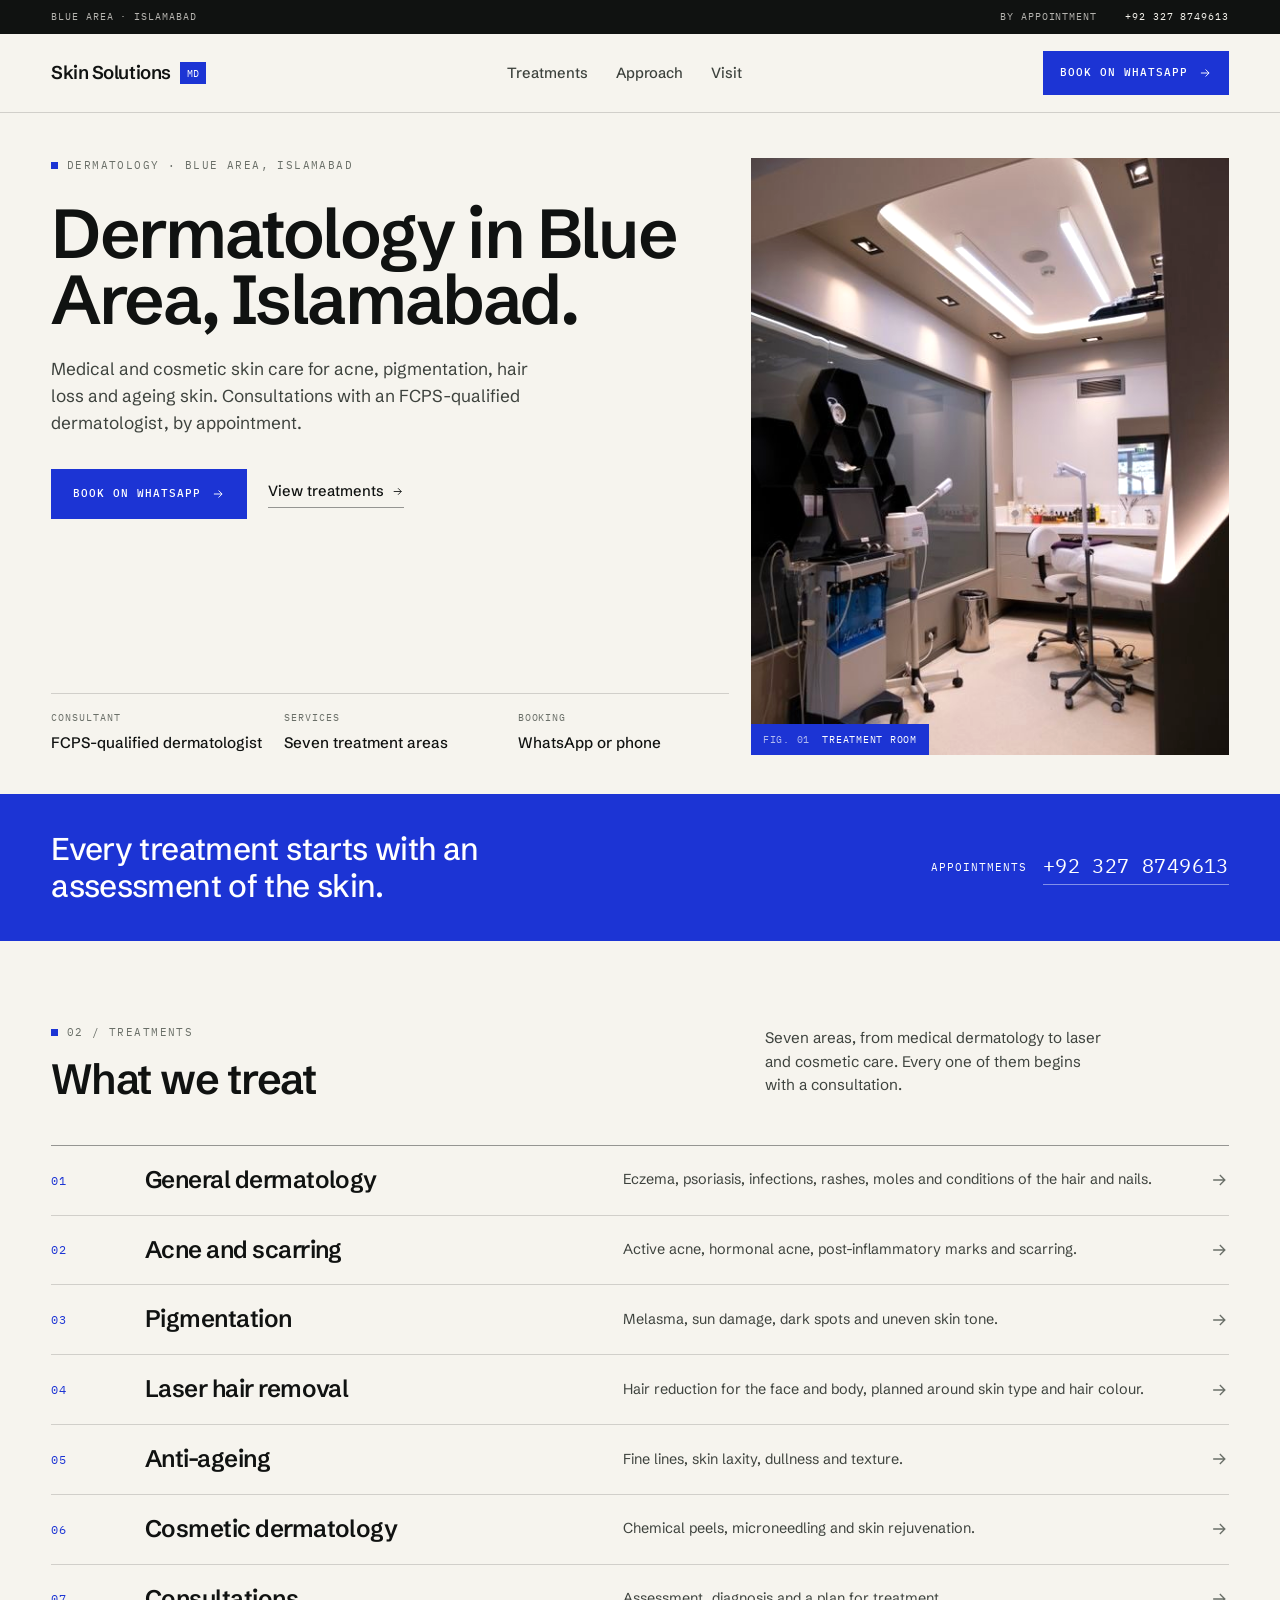
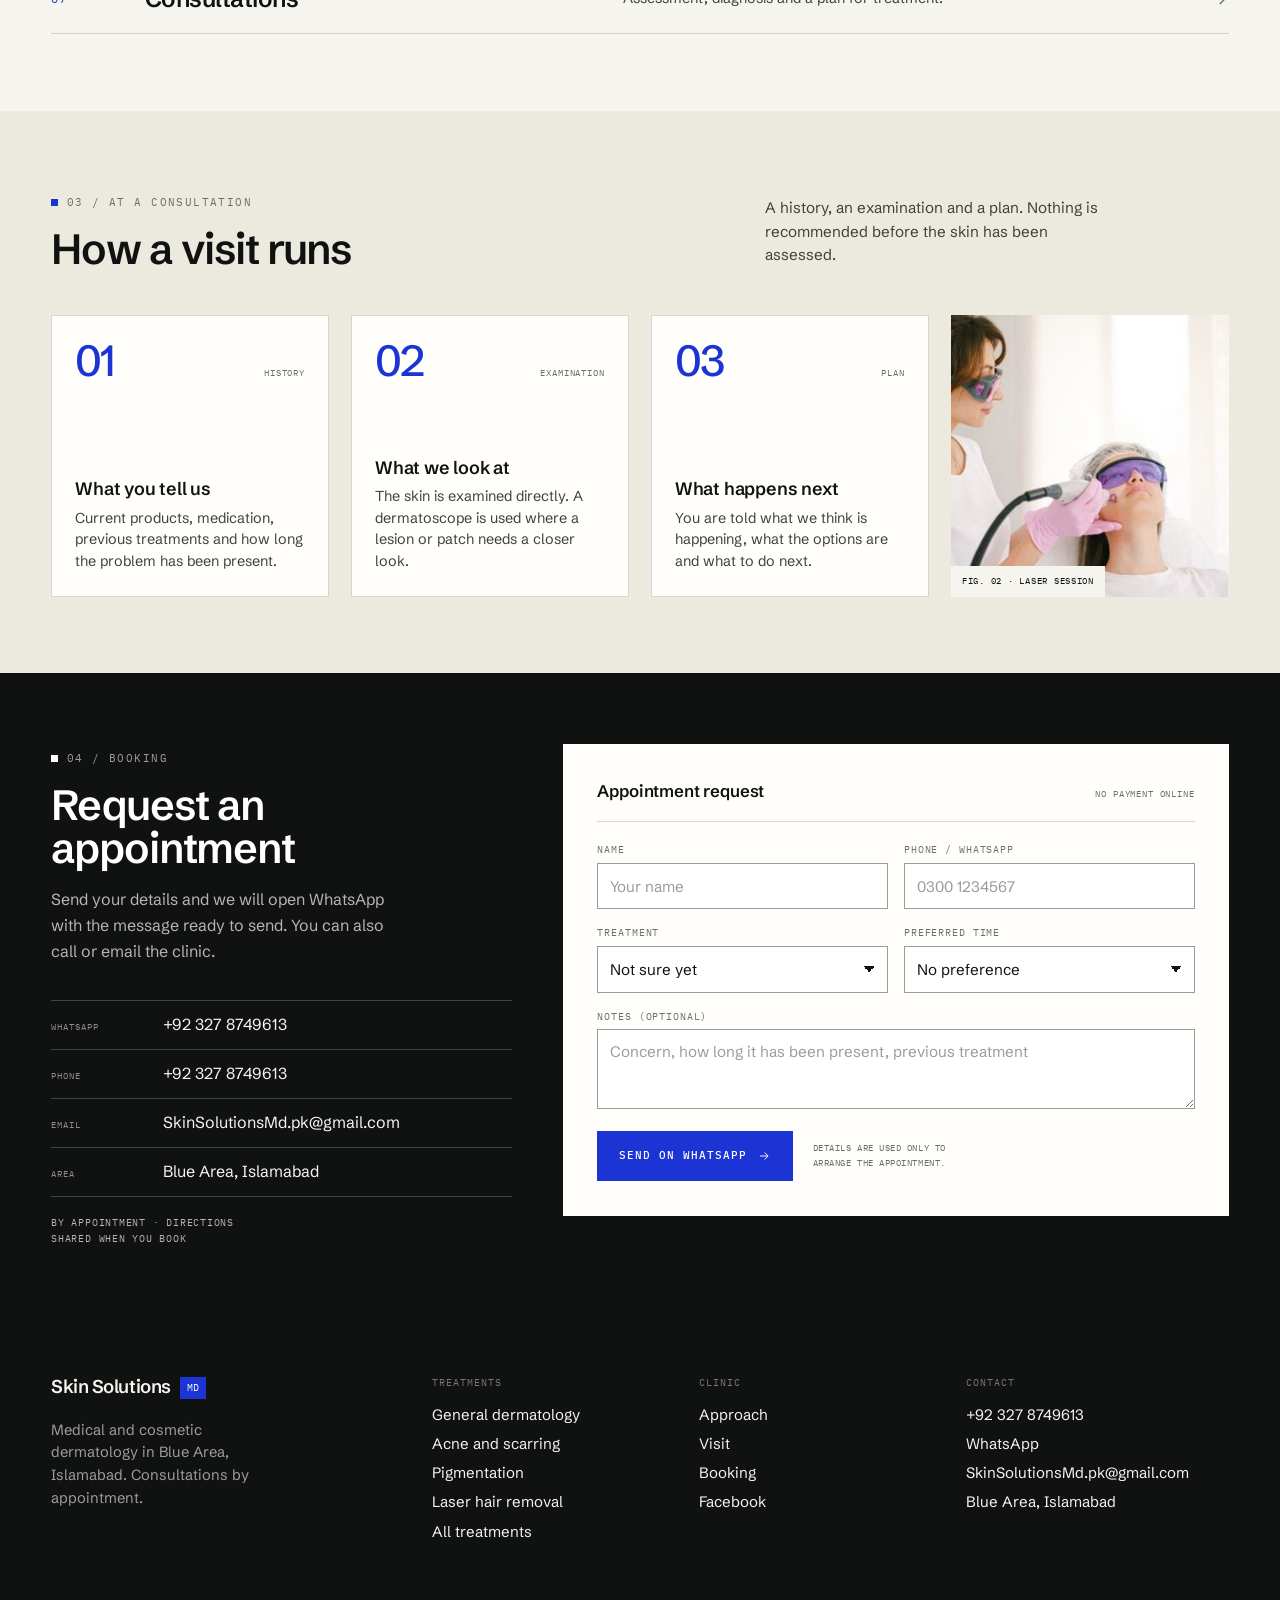
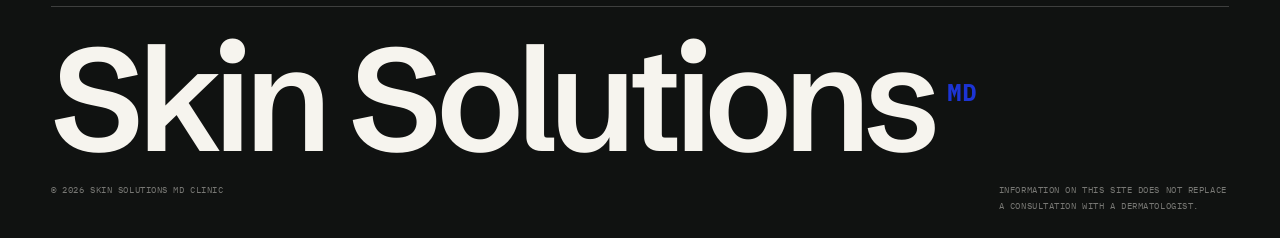
<file: index.html>
<!doctype html>
<html lang="en">
<head>
<meta charset="utf-8">
<meta name="viewport" content="width=device-width, initial-scale=1">
<title>Skin Solutions MD Clinic — Dermatology in Blue Area, Islamabad</title>
<meta name="description" content="Dermatology clinic in Blue Area, Islamabad. Medical and cosmetic skin care for acne, pigmentation, hair loss and ageing skin. Consultations by appointment.">
<meta name="theme-color" content="#f6f4ee">
<link rel="icon" href="assets/favicon.svg" type="image/svg+xml">
<meta property="og:type" content="website">
<meta property="og:title" content="Skin Solutions MD Clinic — Blue Area, Islamabad">
<meta property="og:description" content="Medical and cosmetic dermatology in Blue Area, Islamabad. Consultations by appointment.">
<meta property="og:image" content="assets/img/room.jpg">
<meta property="og:locale" content="en_PK">
<link rel="preload" href="assets/fonts/schibsted-grotesk-latin-wght-normal.woff2" as="font" type="font/woff2" crossorigin>
<link rel="preload" href="assets/fonts/ibm-plex-mono-latin-400-normal.woff2" as="font" type="font/woff2" crossorigin>
<link rel="stylesheet" href="assets/css/styles.css?v=5">
<script src="assets/js/main.js?v=5" defer></script>
<script type="application/ld+json">
{
  "@context": "https://schema.org",
  "@type": "MedicalClinic",
  "name": "Skin Solutions MD Clinic",
  "description": "Dermatology, cosmetic skin care and laser treatments in Blue Area, Islamabad.",
  "medicalSpecialty": "Dermatology",
  "telephone": "+92 327 8749613",
  "email": "SkinSolutionsMd.pk@gmail.com",
  "address": { "@type": "PostalAddress", "addressLocality": "Islamabad", "addressRegion": "Islamabad Capital Territory", "addressCountry": "PK" },
  "areaServed": "Islamabad",
  "sameAs": ["https://www.facebook.com/p/Skin-Solutions-MD-Clinic-61559044864273/"]
}
</script>
</head>
<body>
<a class="skip-link" href="#main">Skip to content</a>

<div class="topbar">
  <div class="wrap">
    <span>Blue Area · Islamabad</span>
    <span class="topbar__right">
      <span>By appointment</span>
      <a href="tel:+923278749613">+92 327 8749613</a>
    </span>
  </div>
</div>

<header class="site-head">
  <div class="wrap">
    <a class="brand" href="index.html" aria-label="Skin Solutions MD Clinic, home">
      <span class="brand__name">Skin Solutions</span>
      <span class="brand__badge">MD</span>
    </a>
    <nav class="nav" aria-label="Primary">
      <ul class="nav__list">
        <li><a class="nav__link" href="treatments.html">Treatments</a></li>
        <li><a class="nav__link" href="approach.html">Approach</a></li>
        <li><a class="nav__link" href="visit.html">Visit</a></li>
      </ul>
    </nav>
    <div class="head-actions">
      <a class="btn" href="https://wa.me/923278749613?text=Assalam%20o%20Alaikum%2C%20I%27d%20like%20to%20book%20an%20appointment%20at%20Skin%20Solutions%20MD%20Clinic." target="_blank" rel="noopener">
        Book on WhatsApp
        <svg viewBox="0 0 24 24" fill="none" stroke="currentColor" stroke-width="1.6" aria-hidden="true"><path d="M5 12h14M13 6l6 6-6 6"/></svg>
      </a>
      <button class="menu-btn" type="button" aria-expanded="false" aria-controls="drawer" aria-label="Open menu"><i></i></button>
    </div>
  </div>
</header>

<div class="drawer" id="drawer" aria-hidden="true">
  <nav aria-label="Mobile">
    <ul class="drawer__list">
      <li><a href="index.html"><span>Home</span><span class="mono">01</span></a></li>
      <li><a href="treatments.html"><span>Treatments</span><span class="mono">02</span></a></li>
      <li><a href="approach.html"><span>Approach</span><span class="mono">03</span></a></li>
      <li><a href="visit.html"><span>Visit</span><span class="mono">04</span></a></li>
    </ul>
  </nav>
  <div class="drawer__foot">
    <a class="btn" href="https://wa.me/923278749613?text=Assalam%20o%20Alaikum%2C%20I%27d%20like%20to%20book%20an%20appointment%20at%20Skin%20Solutions%20MD%20Clinic." target="_blank" rel="noopener">Book on WhatsApp</a>
    <a href="tel:+923278749613">+92 327 8749613</a>
    <a href="mailto:SkinSolutionsMd.pk@gmail.com">SkinSolutionsMd.pk@gmail.com</a>
    <span class="mono">Blue Area · Islamabad</span>
  </div>
</div>

<main id="main">

  <section class="hero">
    <div class="wrap hero__grid">
      <div class="hero__main">
        <p class="kicker">Dermatology · Blue Area, Islamabad</p>
        <h1>Dermatology in Blue Area, Islamabad.</h1>
        <p class="lead">Medical and cosmetic skin care for acne, pigmentation, hair loss and ageing skin. Consultations with an FCPS-qualified dermatologist, by appointment.</p>
        <div class="hero__actions">
          <a class="btn" href="https://wa.me/923278749613?text=Assalam%20o%20Alaikum%2C%20I%27d%20like%20to%20book%20an%20appointment%20at%20Skin%20Solutions%20MD%20Clinic." target="_blank" rel="noopener">
            Book on WhatsApp
            <svg viewBox="0 0 24 24" fill="none" stroke="currentColor" stroke-width="1.6" aria-hidden="true"><path d="M5 12h14M13 6l6 6-6 6"/></svg>
          </a>
          <a class="tlink" href="treatments.html">View treatments
            <svg viewBox="0 0 24 24" fill="none" stroke="currentColor" stroke-width="1.6" aria-hidden="true"><path d="M5 12h14M13 6l6 6-6 6"/></svg>
          </a>
        </div>
      </div>

      <figure class="hero__figure">
        <img src="assets/img/room.jpg" width="500" height="750" alt="A clinic treatment room with a treatment bed, trolley and laser equipment" fetchpriority="high" decoding="async">
        <figcaption class="figcap"><span>Fig. 01</span><span>Treatment room</span></figcaption>
      </figure>

      <div class="hero__facts">
        <div class="fact"><span class="fact__label">Consultant</span><span class="fact__value">FCPS-qualified dermatologist</span></div>
        <div class="fact"><span class="fact__label">Services</span><span class="fact__value">Seven treatment areas</span></div>
        <div class="fact"><span class="fact__label">Booking</span><span class="fact__value">WhatsApp or phone</span></div>
      </div>
    </div>
  </section>

  <section class="band">
    <div class="wrap">
      <p>Every treatment starts with an assessment of the skin.</p>
      <div class="band__call">
        <span class="mono">Appointments</span>
        <a class="band__num" href="tel:+923278749613">+92 327 8749613</a>
      </div>
    </div>
  </section>

  <section class="section" id="treatments">
    <div class="wrap">
      <div class="section-head">
        <div>
          <span class="kicker">02 / Treatments</span>
          <h2>What we treat</h2>
        </div>
        <p class="section-head__aside">Seven areas, from medical dermatology to laser and cosmetic care. Every one of them begins with a consultation.</p>
      </div>

      <div class="index">
        <a class="index__row" href="treatments.html#general">
          <span class="index__num">01</span>
          <span class="index__name">General dermatology</span>
          <span class="index__desc">Eczema, psoriasis, infections, rashes, moles and conditions of the hair and nails.</span>
          <span class="index__go"><svg viewBox="0 0 24 24" fill="none" stroke="currentColor" stroke-width="1.6" aria-hidden="true"><path d="M5 12h14M13 6l6 6-6 6"/></svg></span>
        </a>
        <a class="index__row" href="treatments.html#acne">
          <span class="index__num">02</span>
          <span class="index__name">Acne and scarring</span>
          <span class="index__desc">Active acne, hormonal acne, post-inflammatory marks and scarring.</span>
          <span class="index__go"><svg viewBox="0 0 24 24" fill="none" stroke="currentColor" stroke-width="1.6" aria-hidden="true"><path d="M5 12h14M13 6l6 6-6 6"/></svg></span>
        </a>
        <a class="index__row" href="treatments.html#pigmentation">
          <span class="index__num">03</span>
          <span class="index__name">Pigmentation</span>
          <span class="index__desc">Melasma, sun damage, dark spots and uneven skin tone.</span>
          <span class="index__go"><svg viewBox="0 0 24 24" fill="none" stroke="currentColor" stroke-width="1.6" aria-hidden="true"><path d="M5 12h14M13 6l6 6-6 6"/></svg></span>
        </a>
        <a class="index__row" href="treatments.html#laser">
          <span class="index__num">04</span>
          <span class="index__name">Laser hair removal</span>
          <span class="index__desc">Hair reduction for the face and body, planned around skin type and hair colour.</span>
          <span class="index__go"><svg viewBox="0 0 24 24" fill="none" stroke="currentColor" stroke-width="1.6" aria-hidden="true"><path d="M5 12h14M13 6l6 6-6 6"/></svg></span>
        </a>
        <a class="index__row" href="treatments.html#ageing">
          <span class="index__num">05</span>
          <span class="index__name">Anti-ageing</span>
          <span class="index__desc">Fine lines, skin laxity, dullness and texture.</span>
          <span class="index__go"><svg viewBox="0 0 24 24" fill="none" stroke="currentColor" stroke-width="1.6" aria-hidden="true"><path d="M5 12h14M13 6l6 6-6 6"/></svg></span>
        </a>
        <a class="index__row" href="treatments.html#cosmetic">
          <span class="index__num">06</span>
          <span class="index__name">Cosmetic dermatology</span>
          <span class="index__desc">Chemical peels, microneedling and skin rejuvenation.</span>
          <span class="index__go"><svg viewBox="0 0 24 24" fill="none" stroke="currentColor" stroke-width="1.6" aria-hidden="true"><path d="M5 12h14M13 6l6 6-6 6"/></svg></span>
        </a>
        <a class="index__row" href="treatments.html#consultations">
          <span class="index__num">07</span>
          <span class="index__name">Consultations</span>
          <span class="index__desc">Assessment, diagnosis and a plan for treatment.</span>
          <span class="index__go"><svg viewBox="0 0 24 24" fill="none" stroke="currentColor" stroke-width="1.6" aria-hidden="true"><path d="M5 12h14M13 6l6 6-6 6"/></svg></span>
        </a>
      </div>
    </div>
  </section>

  <section class="section section--deep">
    <div class="wrap">
      <div class="section-head">
        <div>
          <span class="kicker">03 / At a consultation</span>
          <h2>How a visit runs</h2>
        </div>
        <p class="section-head__aside">A history, an examination and a plan. Nothing is recommended before the skin has been assessed.</p>
      </div>

      <div class="mosaic">
        <article class="tile">
          <div class="tile__top"><span class="tile__num">01</span><span class="tile__tag">History</span></div>
          <div>
            <h3>What you tell us</h3>
            <p>Current products, medication, previous treatments and how long the problem has been present.</p>
          </div>
        </article>
        <article class="tile">
          <div class="tile__top"><span class="tile__num">02</span><span class="tile__tag">Examination</span></div>
          <div>
            <h3>What we look at</h3>
            <p>The skin is examined directly. A dermatoscope is used where a lesion or patch needs a closer look.</p>
          </div>
        </article>
        <article class="tile">
          <div class="tile__top"><span class="tile__num">03</span><span class="tile__tag">Plan</span></div>
          <div>
            <h3>What happens next</h3>
            <p>You are told what we think is happening, what the options are and what to do next.</p>
          </div>
        </article>
        <figure class="tile tile--photo">
          <img src="assets/img/laser.jpg" width="500" height="333" loading="lazy" decoding="async" alt="A clinician wearing protective eyewear using a laser handpiece on a patient's face">
          <figcaption class="figcap">Fig. 02 · Laser session</figcaption>
        </figure>
      </div>
    </div>
  </section>

  <section class="book" id="book">
    <div class="wrap book__grid">
      <div class="book__side">
        <span class="kicker kicker--light">04 / Booking</span>
        <h2>Request an appointment</h2>
        <p>Send your details and we will open WhatsApp with the message ready to send. You can also call or email the clinic.</p>
        <ul class="book__contacts">
          <li><span class="lab">WhatsApp</span><span class="val"><a href="https://wa.me/923278749613" target="_blank" rel="noopener">+92 327 8749613</a></span></li>
          <li><span class="lab">Phone</span><span class="val"><a href="tel:+923278749613">+92 327 8749613</a></span></li>
          <li><span class="lab">Email</span><span class="val"><a href="mailto:SkinSolutionsMd.pk@gmail.com">SkinSolutionsMd.pk@gmail.com</a></span></li>
          <li><span class="lab">Area</span><span class="val">Blue Area, Islamabad</span></li>
        </ul>
        <p class="book__note">By appointment · Directions shared when you book</p>
      </div>

      <form class="form" data-booking-form action="https://wa.me/923278749613" method="get" target="_blank">
        <div class="form__title"><strong>Appointment request</strong><span>No payment online</span></div>
        <div class="field">
          <label for="name">Name</label>
          <input id="name" name="name" type="text" autocomplete="name" placeholder="Your name" required>
        </div>
        <div class="field">
          <label for="phone">Phone / WhatsApp</label>
          <input id="phone" name="phone" type="tel" inputmode="tel" autocomplete="tel" placeholder="0300 1234567" required>
        </div>
        <div class="field">
          <label for="treatment">Treatment</label>
          <select id="treatment" name="treatment">
            <option value="">Not sure yet</option>
            <option>General dermatology</option>
            <option>Acne and scarring</option>
            <option>Pigmentation</option>
            <option>Laser hair removal</option>
            <option>Anti-ageing</option>
            <option>Cosmetic dermatology</option>
            <option>Consultation or second opinion</option>
          </select>
        </div>
        <div class="field">
          <label for="time">Preferred time</label>
          <select id="time" name="time">
            <option>No preference</option>
            <option>Morning</option>
            <option>Afternoon</option>
            <option>Evening</option>
          </select>
        </div>
        <div class="field field--full">
          <label for="notes">Notes (optional)</label>
          <textarea id="notes" name="notes" rows="2" placeholder="Concern, how long it has been present, previous treatment"></textarea>
        </div>
        <div class="form__foot">
          <button class="btn" type="submit">Send on WhatsApp
            <svg viewBox="0 0 24 24" fill="none" stroke="currentColor" stroke-width="1.6" aria-hidden="true"><path d="M5 12h14M13 6l6 6-6 6"/></svg>
          </button>
          <p class="form__note">Details are used only to arrange the appointment.</p>
        </div>
        <p class="form__feedback" data-form-feedback role="status" aria-live="polite"></p>
        <noscript><p class="form__feedback is-error" style="display:block">JavaScript is switched off. The form will open WhatsApp without your details. You can also call <a href="tel:+923278749613">+92 327 8749613</a>.</p></noscript>
      </form>
    </div>
  </section>

</main>

<footer class="footer">
  <div class="wrap">
    <div class="footer__grid">
      <div class="footer__brand">
        <a class="brand" href="index.html">
          <span class="brand__name">Skin Solutions</span>
          <span class="brand__badge">MD</span>
        </a>
        <p class="footer__line">Medical and cosmetic dermatology in Blue Area, Islamabad. Consultations by appointment.</p>
      </div>
      <div>
        <p class="footer__label">Treatments</p>
        <div class="footer__list">
          <a href="treatments.html#general">General dermatology</a>
          <a href="treatments.html#acne">Acne and scarring</a>
          <a href="treatments.html#pigmentation">Pigmentation</a>
          <a href="treatments.html#laser">Laser hair removal</a>
          <a href="treatments.html">All treatments</a>
        </div>
      </div>
      <div>
        <p class="footer__label">Clinic</p>
        <div class="footer__list">
          <a href="approach.html">Approach</a>
          <a href="visit.html">Visit</a>
          <a href="visit.html#book">Booking</a>
          <a href="https://www.facebook.com/p/Skin-Solutions-MD-Clinic-61559044864273/" target="_blank" rel="noopener">Facebook</a>
        </div>
      </div>
      <div>
        <p class="footer__label">Contact</p>
        <div class="footer__list">
          <a href="tel:+923278749613">+92 327 8749613</a>
          <a href="https://wa.me/923278749613" target="_blank" rel="noopener">WhatsApp</a>
          <a href="mailto:SkinSolutionsMd.pk@gmail.com">SkinSolutionsMd.pk@gmail.com</a>
          <span>Blue Area, Islamabad</span>
        </div>
      </div>
    </div>

    <p class="footer__mark">Skin Solutions<sup>MD</sup></p>

    <div class="footer__bottom">
      <p>© <span data-year>2026</span> Skin Solutions MD Clinic</p>
      <p>Information on this site does not replace a consultation with a dermatologist.</p>
    </div>
  </div>
</footer>

<div class="mobile-bar">
  <a href="tel:+923278749613">Call clinic</a>
  <a href="https://wa.me/923278749613?text=Assalam%20o%20Alaikum%2C%20I%27d%20like%20to%20book%20an%20appointment%20at%20Skin%20Solutions%20MD%20Clinic." target="_blank" rel="noopener">WhatsApp</a>
</div>
</body>
</html>
</file>
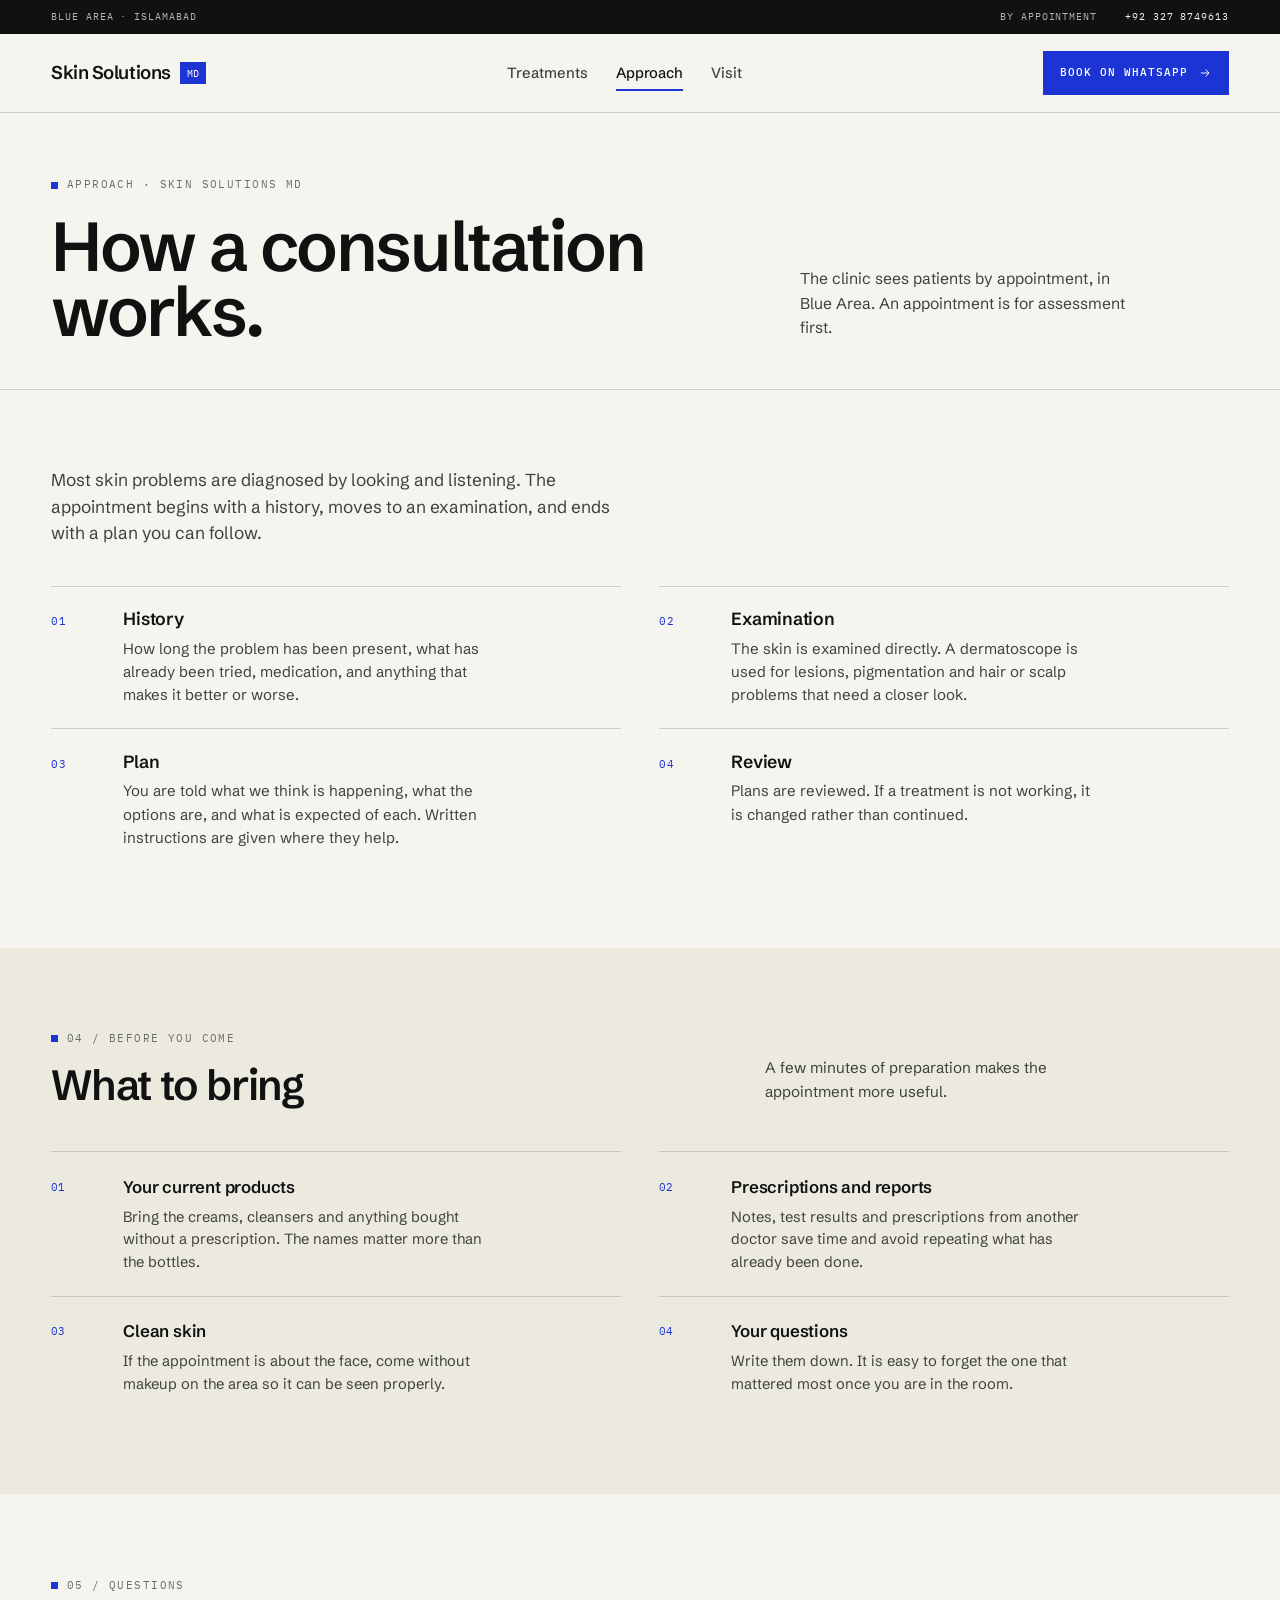
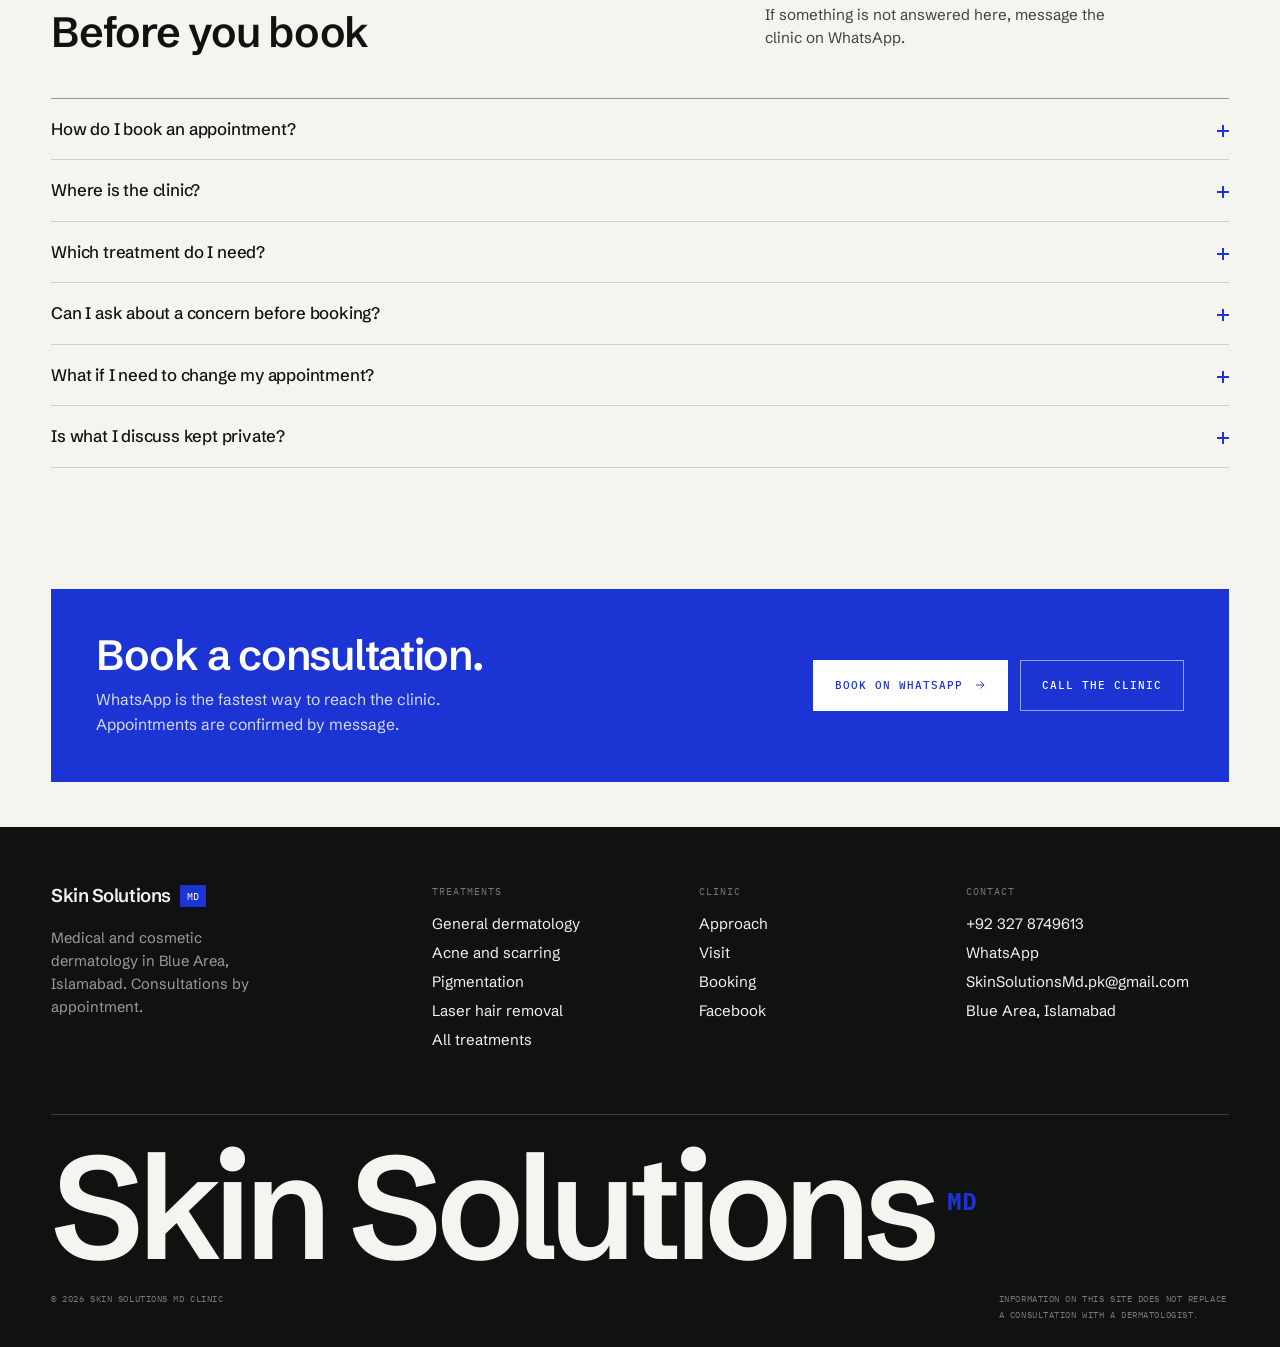
<file: approach.html>
<!doctype html>
<html lang="en">
<head>
<meta charset="utf-8">
<meta name="viewport" content="width=device-width, initial-scale=1">
<title>Approach — Skin Solutions MD Clinic, Blue Area</title>
<meta name="description" content="How a consultation works at Skin Solutions MD Clinic, Blue Area, Islamabad: history, examination and a plan, with what to bring to your appointment.">
<meta name="theme-color" content="#f6f4ee">
<link rel="icon" href="assets/favicon.svg" type="image/svg+xml">
<meta property="og:type" content="website">
<meta property="og:title" content="Approach — Skin Solutions MD Clinic">
<meta property="og:description" content="A history, an examination and a plan. What to expect at a dermatology consultation in Blue Area.">
<meta property="og:image" content="assets/img/room.jpg">
<meta property="og:locale" content="en_PK">
<link rel="preload" href="assets/fonts/schibsted-grotesk-latin-wght-normal.woff2" as="font" type="font/woff2" crossorigin>
<link rel="stylesheet" href="assets/css/styles.css?v=5">
<script src="assets/js/main.js?v=5" defer></script>
</head>
<body>
<a class="skip-link" href="#main">Skip to content</a>

<div class="topbar">
  <div class="wrap">
    <span>Blue Area · Islamabad</span>
    <span class="topbar__right">
      <span>By appointment</span>
      <a href="tel:+923278749613">+92 327 8749613</a>
    </span>
  </div>
</div>

<header class="site-head">
  <div class="wrap">
    <a class="brand" href="index.html" aria-label="Skin Solutions MD Clinic, home">
      <span class="brand__name">Skin Solutions</span>
      <span class="brand__badge">MD</span>
    </a>
    <nav class="nav" aria-label="Primary">
      <ul class="nav__list">
        <li><a class="nav__link" href="treatments.html">Treatments</a></li>
        <li><a class="nav__link" href="approach.html" aria-current="page">Approach</a></li>
        <li><a class="nav__link" href="visit.html">Visit</a></li>
      </ul>
    </nav>
    <div class="head-actions">
      <a class="btn" href="https://wa.me/923278749613?text=Assalam%20o%20Alaikum%2C%20I%27d%20like%20to%20book%20an%20appointment%20at%20Skin%20Solutions%20MD%20Clinic." target="_blank" rel="noopener">
        Book on WhatsApp
        <svg viewBox="0 0 24 24" fill="none" stroke="currentColor" stroke-width="1.6" aria-hidden="true"><path d="M5 12h14M13 6l6 6-6 6"/></svg>
      </a>
      <button class="menu-btn" type="button" aria-expanded="false" aria-controls="drawer" aria-label="Open menu"><i></i></button>
    </div>
  </div>
</header>

<div class="drawer" id="drawer" aria-hidden="true">
  <nav aria-label="Mobile">
    <ul class="drawer__list">
      <li><a href="index.html"><span>Home</span><span class="mono">01</span></a></li>
      <li><a href="treatments.html"><span>Treatments</span><span class="mono">02</span></a></li>
      <li><a href="approach.html"><span>Approach</span><span class="mono">03</span></a></li>
      <li><a href="visit.html"><span>Visit</span><span class="mono">04</span></a></li>
    </ul>
  </nav>
  <div class="drawer__foot">
    <a class="btn" href="https://wa.me/923278749613?text=Assalam%20o%20Alaikum%2C%20I%27d%20like%20to%20book%20an%20appointment%20at%20Skin%20Solutions%20MD%20Clinic." target="_blank" rel="noopener">Book on WhatsApp</a>
    <a href="tel:+923278749613">+92 327 8749613</a>
    <a href="mailto:SkinSolutionsMd.pk@gmail.com">SkinSolutionsMd.pk@gmail.com</a>
    <span class="mono">Blue Area · Islamabad</span>
  </div>
</div>

<main id="main">

  <section class="page-head">
    <div class="wrap page-head__grid">
      <div>
        <span class="kicker">Approach · Skin Solutions MD</span>
        <h1>How a consultation works.</h1>
      </div>
      <p class="page-head__aside">The clinic sees patients by appointment, in Blue Area. An appointment is for assessment first.</p>
    </div>
  </section>

  <section class="section">
    <div class="wrap">
      <p class="lead" style="margin-bottom:clamp(1.75rem,3vw,2.5rem);max-width:52ch">Most skin problems are diagnosed by looking and listening. The appointment begins with a history, moves to an examination, and ends with a plan you can follow.</p>
      <ol class="steps">
        <li>
          <span class="n">01</span>
          <div>
            <h3>History</h3>
            <p>How long the problem has been present, what has already been tried, medication, and anything that makes it better or worse.</p>
          </div>
        </li>
        <li>
          <span class="n">02</span>
          <div>
            <h3>Examination</h3>
            <p>The skin is examined directly. A dermatoscope is used for lesions, pigmentation and hair or scalp problems that need a closer look.</p>
          </div>
        </li>
        <li>
          <span class="n">03</span>
          <div>
            <h3>Plan</h3>
            <p>You are told what we think is happening, what the options are, and what is expected of each. Written instructions are given where they help.</p>
          </div>
        </li>
        <li>
          <span class="n">04</span>
          <div>
            <h3>Review</h3>
            <p>Plans are reviewed. If a treatment is not working, it is changed rather than continued.</p>
          </div>
        </li>
      </ol>
    </div>
  </section>

  <section class="section section--deep">
    <div class="wrap">
      <div class="section-head">
        <div>
          <span class="kicker">04 / Before you come</span>
          <h2>What to bring</h2>
        </div>
        <p class="section-head__aside">A few minutes of preparation makes the appointment more useful.</p>
      </div>
      <ul class="checklist">
        <li>
          <span class="n">01</span>
          <div>
            <strong>Your current products</strong>
            <p>Bring the creams, cleansers and anything bought without a prescription. The names matter more than the bottles.</p>
          </div>
        </li>
        <li>
          <span class="n">02</span>
          <div>
            <strong>Prescriptions and reports</strong>
            <p>Notes, test results and prescriptions from another doctor save time and avoid repeating what has already been done.</p>
          </div>
        </li>
        <li>
          <span class="n">03</span>
          <div>
            <strong>Clean skin</strong>
            <p>If the appointment is about the face, come without makeup on the area so it can be seen properly.</p>
          </div>
        </li>
        <li>
          <span class="n">04</span>
          <div>
            <strong>Your questions</strong>
            <p>Write them down. It is easy to forget the one that mattered most once you are in the room.</p>
          </div>
        </li>
      </ul>
    </div>
  </section>

  <section class="section">
    <div class="wrap">
      <div class="section-head">
        <div>
          <span class="kicker">05 / Questions</span>
          <h2>Before you book</h2>
        </div>
        <p class="section-head__aside">If something is not answered here, message the clinic on WhatsApp.</p>
      </div>
      <div class="faq">
        <details>
          <summary>How do I book an appointment?<span class="faq__sign" aria-hidden="true"></span></summary>
          <div class="faq__body">
            <p>Message the clinic on WhatsApp at <a href="https://wa.me/923278749613" target="_blank" rel="noopener">+92 327 8749613</a> or call the same number to arrange a time.</p>
          </div>
        </details>
        <details>
          <summary>Where is the clinic?<span class="faq__sign" aria-hidden="true"></span></summary>
          <div class="faq__body">
            <p>Blue Area, Islamabad. The exact address and directions are shared when the appointment is confirmed.</p>
          </div>
        </details>
        <details>
          <summary>Which treatment do I need?<span class="faq__sign" aria-hidden="true"></span></summary>
          <div class="faq__body">
            <p>That is decided at the consultation, after the skin has been examined. The <a href="treatments.html">treatments page</a> lists the areas the clinic covers so you know whether the concern fits.</p>
          </div>
        </details>
        <details>
          <summary>Can I ask about a concern before booking?<span class="faq__sign" aria-hidden="true"></span></summary>
          <div class="faq__body">
            <p>Yes. Describe the concern on WhatsApp and the clinic can tell you whether an appointment is appropriate, or whether something needs to be seen urgently.</p>
          </div>
        </details>
        <details>
          <summary>What if I need to change my appointment?<span class="faq__sign" aria-hidden="true"></span></summary>
          <div class="faq__body">
            <p>Message the clinic as early as you can, with the date and time you were given.</p>
          </div>
        </details>
        <details>
          <summary>Is what I discuss kept private?<span class="faq__sign" aria-hidden="true"></span></summary>
          <div class="faq__body">
            <p>Medical information is handled in confidence and is not shared outside the clinic without your consent.</p>
          </div>
        </details>
      </div>
    </div>
  </section>

  <section class="section section--tight">
    <div class="wrap">
      <div class="panel">
        <div>
          <h2>Book a consultation.</h2>
          <p>WhatsApp is the fastest way to reach the clinic. Appointments are confirmed by message.</p>
        </div>
        <div class="panel__actions">
          <a class="btn" href="https://wa.me/923278749613?text=Assalam%20o%20Alaikum%2C%20I%27d%20like%20to%20book%20a%20consultation%20at%20Skin%20Solutions%20MD%20Clinic." target="_blank" rel="noopener">
            Book on WhatsApp
            <svg viewBox="0 0 24 24" fill="none" stroke="currentColor" stroke-width="1.6" aria-hidden="true"><path d="M5 12h14M13 6l6 6-6 6"/></svg>
          </a>
          <a class="btn btn--ghost" href="tel:+923278749613">Call the clinic</a>
        </div>
      </div>
    </div>
  </section>

</main>

<footer class="footer">
  <div class="wrap">
    <div class="footer__grid">
      <div class="footer__brand">
        <a class="brand" href="index.html">
          <span class="brand__name">Skin Solutions</span>
          <span class="brand__badge">MD</span>
        </a>
        <p class="footer__line">Medical and cosmetic dermatology in Blue Area, Islamabad. Consultations by appointment.</p>
      </div>
      <div>
        <p class="footer__label">Treatments</p>
        <div class="footer__list">
          <a href="treatments.html#general">General dermatology</a>
          <a href="treatments.html#acne">Acne and scarring</a>
          <a href="treatments.html#pigmentation">Pigmentation</a>
          <a href="treatments.html#laser">Laser hair removal</a>
          <a href="treatments.html">All treatments</a>
        </div>
      </div>
      <div>
        <p class="footer__label">Clinic</p>
        <div class="footer__list">
          <a href="approach.html">Approach</a>
          <a href="visit.html">Visit</a>
          <a href="visit.html#book">Booking</a>
          <a href="https://www.facebook.com/p/Skin-Solutions-MD-Clinic-61559044864273/" target="_blank" rel="noopener">Facebook</a>
        </div>
      </div>
      <div>
        <p class="footer__label">Contact</p>
        <div class="footer__list">
          <a href="tel:+923278749613">+92 327 8749613</a>
          <a href="https://wa.me/923278749613" target="_blank" rel="noopener">WhatsApp</a>
          <a href="mailto:SkinSolutionsMd.pk@gmail.com">SkinSolutionsMd.pk@gmail.com</a>
          <span>Blue Area, Islamabad</span>
        </div>
      </div>
    </div>

    <p class="footer__mark">Skin Solutions<sup>MD</sup></p>

    <div class="footer__bottom">
      <p>© <span data-year>2026</span> Skin Solutions MD Clinic</p>
      <p>Information on this site does not replace a consultation with a dermatologist.</p>
    </div>
  </div>
</footer>

<div class="mobile-bar">
  <a href="tel:+923278749613">Call clinic</a>
  <a href="https://wa.me/923278749613?text=Assalam%20o%20Alaikum%2C%20I%27d%20like%20to%20book%20an%20appointment%20at%20Skin%20Solutions%20MD%20Clinic." target="_blank" rel="noopener">WhatsApp</a>
</div>
</body>
</html>
</file>
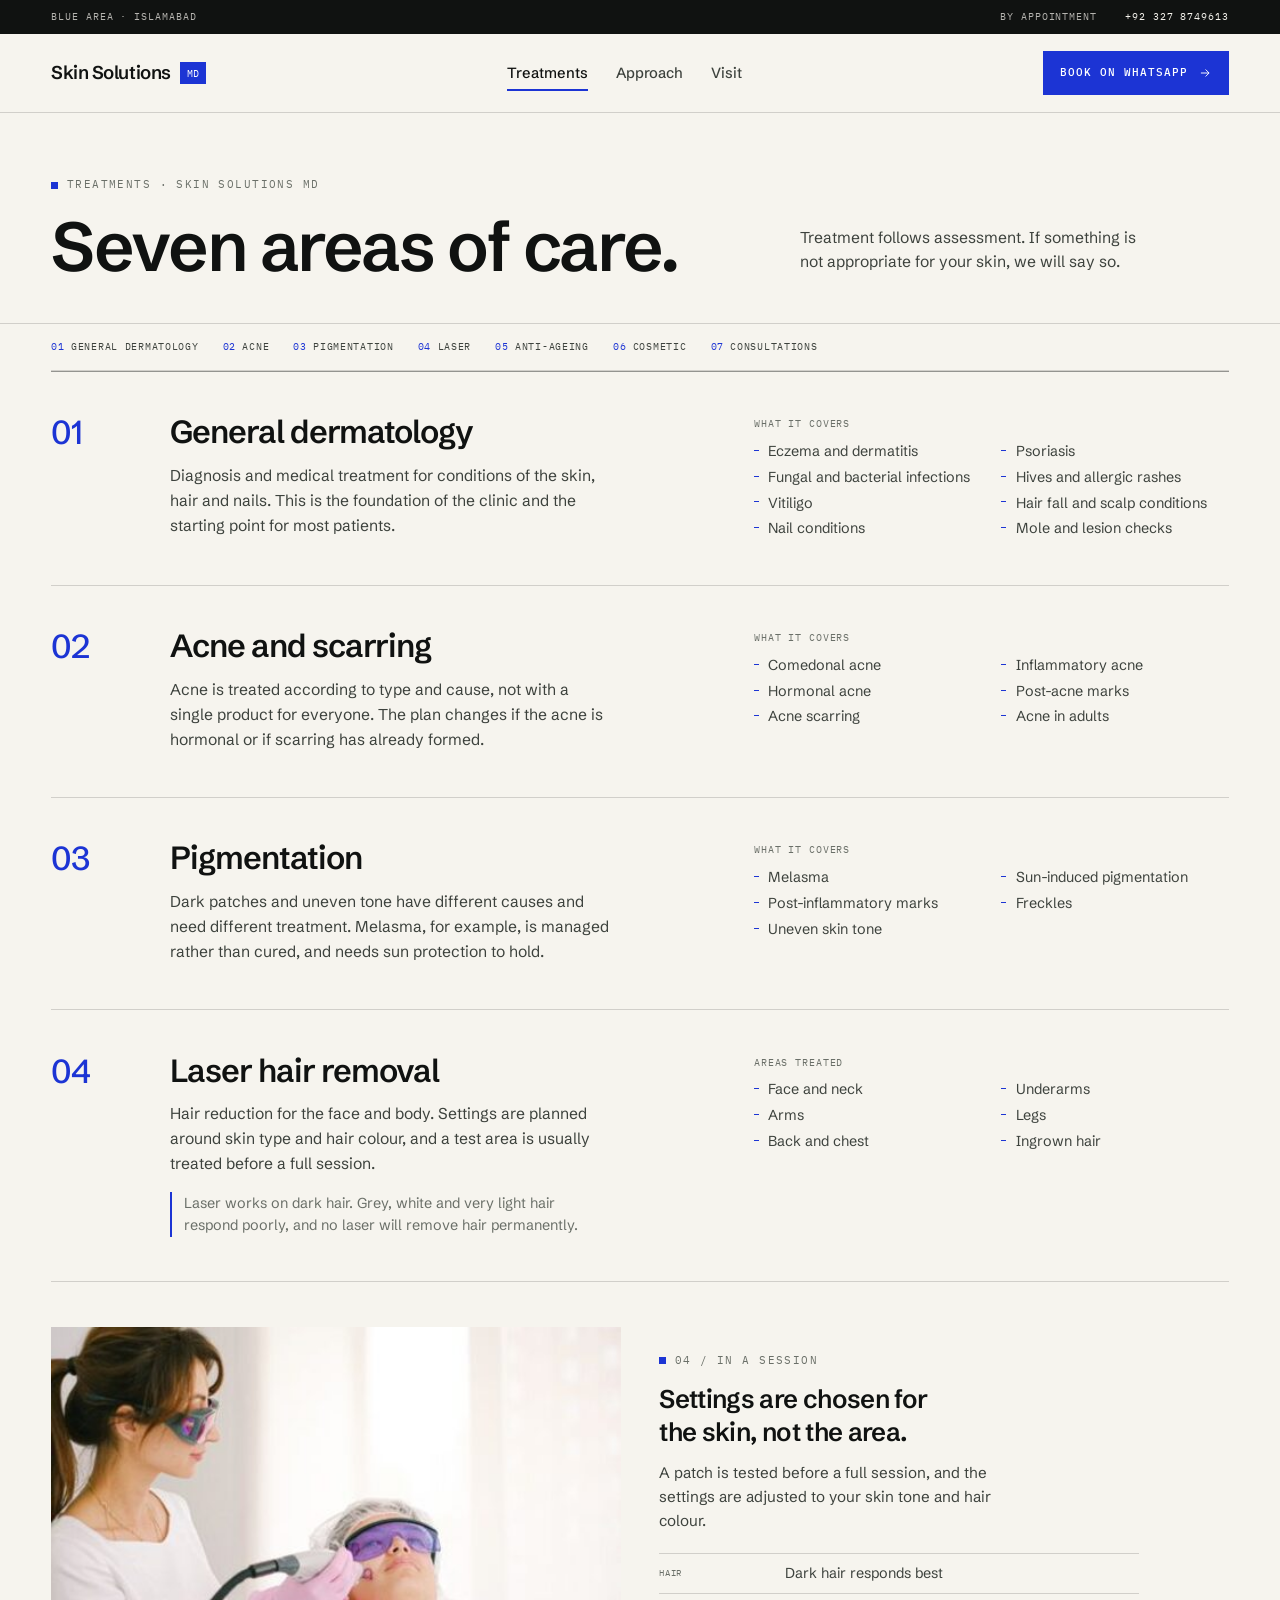
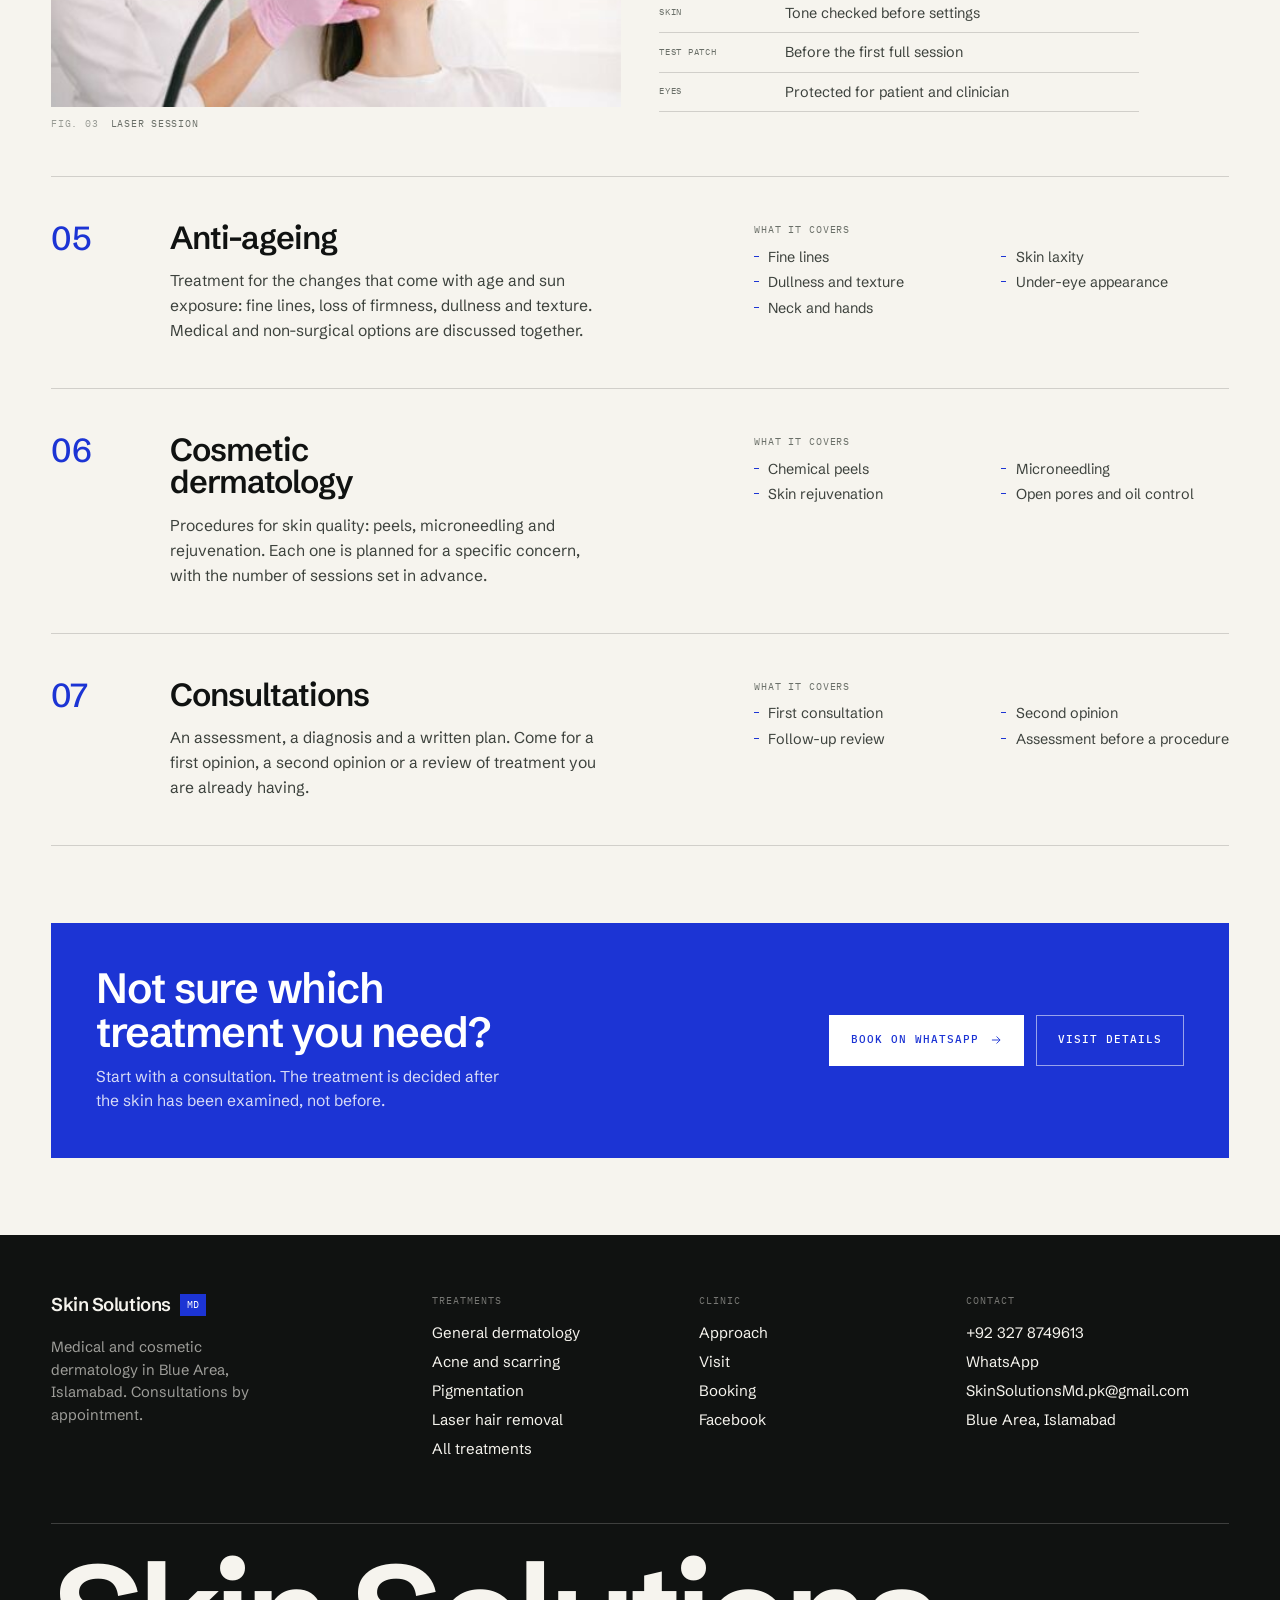
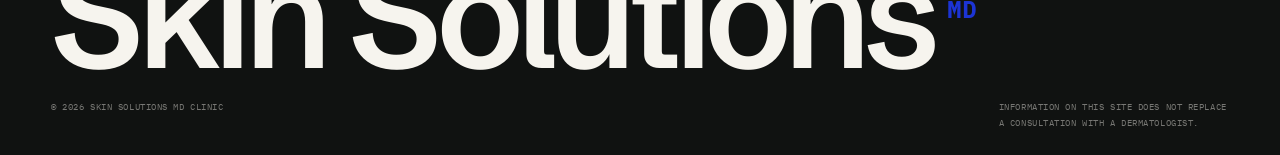
<file: treatments.html>
<!doctype html>
<html lang="en">
<head>
<meta charset="utf-8">
<meta name="viewport" content="width=device-width, initial-scale=1">
<title>Treatments — Skin Solutions MD Clinic, Blue Area</title>
<meta name="description" content="General dermatology, acne, pigmentation, laser hair removal, anti-ageing, cosmetic dermatology and consultations at Skin Solutions MD Clinic, Blue Area, Islamabad.">
<meta name="theme-color" content="#f6f4ee">
<link rel="icon" href="assets/favicon.svg" type="image/svg+xml">
<meta property="og:type" content="website">
<meta property="og:title" content="Treatments — Skin Solutions MD Clinic">
<meta property="og:description" content="Seven areas of care: medical dermatology, acne, pigmentation, laser hair removal, anti-ageing, cosmetic dermatology and consultations.">
<meta property="og:image" content="assets/img/laser.jpg">
<meta property="og:locale" content="en_PK">
<link rel="preload" href="assets/fonts/schibsted-grotesk-latin-wght-normal.woff2" as="font" type="font/woff2" crossorigin>
<link rel="stylesheet" href="assets/css/styles.css?v=5">
<script src="assets/js/main.js?v=5" defer></script>
</head>
<body>
<a class="skip-link" href="#main">Skip to content</a>

<div class="topbar">
  <div class="wrap">
    <span>Blue Area · Islamabad</span>
    <span class="topbar__right">
      <span>By appointment</span>
      <a href="tel:+923278749613">+92 327 8749613</a>
    </span>
  </div>
</div>

<header class="site-head">
  <div class="wrap">
    <a class="brand" href="index.html" aria-label="Skin Solutions MD Clinic, home">
      <span class="brand__name">Skin Solutions</span>
      <span class="brand__badge">MD</span>
    </a>
    <nav class="nav" aria-label="Primary">
      <ul class="nav__list">
        <li><a class="nav__link" href="treatments.html" aria-current="page">Treatments</a></li>
        <li><a class="nav__link" href="approach.html">Approach</a></li>
        <li><a class="nav__link" href="visit.html">Visit</a></li>
      </ul>
    </nav>
    <div class="head-actions">
      <a class="btn" href="https://wa.me/923278749613?text=Assalam%20o%20Alaikum%2C%20I%27d%20like%20to%20book%20an%20appointment%20at%20Skin%20Solutions%20MD%20Clinic." target="_blank" rel="noopener">
        Book on WhatsApp
        <svg viewBox="0 0 24 24" fill="none" stroke="currentColor" stroke-width="1.6" aria-hidden="true"><path d="M5 12h14M13 6l6 6-6 6"/></svg>
      </a>
      <button class="menu-btn" type="button" aria-expanded="false" aria-controls="drawer" aria-label="Open menu"><i></i></button>
    </div>
  </div>
</header>

<div class="drawer" id="drawer" aria-hidden="true">
  <nav aria-label="Mobile">
    <ul class="drawer__list">
      <li><a href="index.html"><span>Home</span><span class="mono">01</span></a></li>
      <li><a href="treatments.html"><span>Treatments</span><span class="mono">02</span></a></li>
      <li><a href="approach.html"><span>Approach</span><span class="mono">03</span></a></li>
      <li><a href="visit.html"><span>Visit</span><span class="mono">04</span></a></li>
    </ul>
  </nav>
  <div class="drawer__foot">
    <a class="btn" href="https://wa.me/923278749613?text=Assalam%20o%20Alaikum%2C%20I%27d%20like%20to%20book%20an%20appointment%20at%20Skin%20Solutions%20MD%20Clinic." target="_blank" rel="noopener">Book on WhatsApp</a>
    <a href="tel:+923278749613">+92 327 8749613</a>
    <a href="mailto:SkinSolutionsMd.pk@gmail.com">SkinSolutionsMd.pk@gmail.com</a>
    <span class="mono">Blue Area · Islamabad</span>
  </div>
</div>

<main id="main">

  <section class="page-head">
    <div class="wrap page-head__grid">
      <div>
        <span class="kicker">Treatments · Skin Solutions MD</span>
        <h1>Seven areas of care.</h1>
      </div>
      <p class="page-head__aside">Treatment follows assessment. If something is not appropriate for your skin, we will say so.</p>
    </div>
  </section>

  <div class="wrap">
    <nav class="jump" aria-label="Treatments on this page">
      <a href="#general"><span>01</span> General dermatology</a>
      <a href="#acne"><span>02</span> Acne</a>
      <a href="#pigmentation"><span>03</span> Pigmentation</a>
      <a href="#laser"><span>04</span> Laser</a>
      <a href="#ageing"><span>05</span> Anti-ageing</a>
      <a href="#cosmetic"><span>06</span> Cosmetic</a>
      <a href="#consultations"><span>07</span> Consultations</a>
    </nav>

    <section class="tdetail" id="general">
      <span class="tdetail__num">01</span>
      <div>
        <h2>General dermatology</h2>
        <p class="tdetail__lead">Diagnosis and medical treatment for conditions of the skin, hair and nails. This is the foundation of the clinic and the starting point for most patients.</p>
      </div>
      <div class="tdetail__lists">
        <span class="tdetail__label">What it covers</span>
        <ul>
          <li>Eczema and dermatitis</li>
          <li>Psoriasis</li>
          <li>Fungal and bacterial infections</li>
          <li>Hives and allergic rashes</li>
          <li>Vitiligo</li>
          <li>Hair fall and scalp conditions</li>
          <li>Nail conditions</li>
          <li>Mole and lesion checks</li>
        </ul>
      </div>
    </section>

    <section class="tdetail" id="acne">
      <span class="tdetail__num">02</span>
      <div>
        <h2>Acne and scarring</h2>
        <p class="tdetail__lead">Acne is treated according to type and cause, not with a single product for everyone. The plan changes if the acne is hormonal or if scarring has already formed.</p>
      </div>
      <div class="tdetail__lists">
        <span class="tdetail__label">What it covers</span>
        <ul>
          <li>Comedonal acne</li>
          <li>Inflammatory acne</li>
          <li>Hormonal acne</li>
          <li>Post-acne marks</li>
          <li>Acne scarring</li>
          <li>Acne in adults</li>
        </ul>
      </div>
    </section>

    <section class="tdetail" id="pigmentation">
      <span class="tdetail__num">03</span>
      <div>
        <h2>Pigmentation</h2>
        <p class="tdetail__lead">Dark patches and uneven tone have different causes and need different treatment. Melasma, for example, is managed rather than cured, and needs sun protection to hold.</p>
      </div>
      <div class="tdetail__lists">
        <span class="tdetail__label">What it covers</span>
        <ul>
          <li>Melasma</li>
          <li>Sun-induced pigmentation</li>
          <li>Post-inflammatory marks</li>
          <li>Freckles</li>
          <li>Uneven skin tone</li>
        </ul>
      </div>
    </section>

    <section class="tdetail" id="laser">
      <span class="tdetail__num">04</span>
      <div>
        <h2>Laser hair removal</h2>
        <p class="tdetail__lead">Hair reduction for the face and body. Settings are planned around skin type and hair colour, and a test area is usually treated before a full session.</p>
        <p class="tdetail__note">Laser works on dark hair. Grey, white and very light hair respond poorly, and no laser will remove hair permanently.</p>
      </div>
      <div class="tdetail__lists">
        <span class="tdetail__label">Areas treated</span>
        <ul>
          <li>Face and neck</li>
          <li>Underarms</li>
          <li>Arms</li>
          <li>Legs</li>
          <li>Back and chest</li>
          <li>Ingrown hair</li>
        </ul>
      </div>
    </section>

    <div class="figure-band">
      <figure>
        <img src="assets/img/laser.jpg" width="500" height="333" loading="lazy" decoding="async" alt="A clinician in protective eyewear using a laser handpiece on a patient's face">
        <figcaption class="figcap"><span>Fig. 03</span><span>Laser session</span></figcaption>
      </figure>
      <div>
        <span class="kicker">04 / In a session</span>
        <h3>Settings are chosen for the skin, not the area.</h3>
        <p>A patch is tested before a full session, and the settings are adjusted to your skin tone and hair colour.</p>
        <ul>
          <li><span>Hair</span> Dark hair responds best</li>
          <li><span>Skin</span> Tone checked before settings</li>
          <li><span>Test patch</span> Before the first full session</li>
          <li><span>Eyes</span> Protected for patient and clinician</li>
        </ul>
      </div>
    </div>

    <section class="tdetail" id="ageing">
      <span class="tdetail__num">05</span>
      <div>
        <h2>Anti-ageing</h2>
        <p class="tdetail__lead">Treatment for the changes that come with age and sun exposure: fine lines, loss of firmness, dullness and texture. Medical and non-surgical options are discussed together.</p>
      </div>
      <div class="tdetail__lists">
        <span class="tdetail__label">What it covers</span>
        <ul>
          <li>Fine lines</li>
          <li>Skin laxity</li>
          <li>Dullness and texture</li>
          <li>Under-eye appearance</li>
          <li>Neck and hands</li>
        </ul>
      </div>
    </section>

    <section class="tdetail" id="cosmetic">
      <span class="tdetail__num">06</span>
      <div>
        <h2>Cosmetic dermatology</h2>
        <p class="tdetail__lead">Procedures for skin quality: peels, microneedling and rejuvenation. Each one is planned for a specific concern, with the number of sessions set in advance.</p>
      </div>
      <div class="tdetail__lists">
        <span class="tdetail__label">What it covers</span>
        <ul>
          <li>Chemical peels</li>
          <li>Microneedling</li>
          <li>Skin rejuvenation</li>
          <li>Open pores and oil control</li>
        </ul>
      </div>
    </section>

    <section class="tdetail" id="consultations">
      <span class="tdetail__num">07</span>
      <div>
        <h2>Consultations</h2>
        <p class="tdetail__lead">An assessment, a diagnosis and a written plan. Come for a first opinion, a second opinion or a review of treatment you are already having.</p>
      </div>
      <div class="tdetail__lists">
        <span class="tdetail__label">What it covers</span>
        <ul>
          <li>First consultation</li>
          <li>Second opinion</li>
          <li>Follow-up review</li>
          <li>Assessment before a procedure</li>
        </ul>
      </div>
    </section>
  </div>

  <section class="section">
    <div class="wrap">
      <div class="panel">
        <div>
          <h2>Not sure which treatment you need?</h2>
          <p>Start with a consultation. The treatment is decided after the skin has been examined, not before.</p>
        </div>
        <div class="panel__actions">
          <a class="btn" href="https://wa.me/923278749613?text=Assalam%20o%20Alaikum%2C%20I%27d%20like%20to%20book%20a%20consultation%20at%20Skin%20Solutions%20MD%20Clinic." target="_blank" rel="noopener">
            Book on WhatsApp
            <svg viewBox="0 0 24 24" fill="none" stroke="currentColor" stroke-width="1.6" aria-hidden="true"><path d="M5 12h14M13 6l6 6-6 6"/></svg>
          </a>
          <a class="btn btn--ghost" href="visit.html">Visit details</a>
        </div>
      </div>
    </div>
  </section>

</main>

<footer class="footer">
  <div class="wrap">
    <div class="footer__grid">
      <div class="footer__brand">
        <a class="brand" href="index.html">
          <span class="brand__name">Skin Solutions</span>
          <span class="brand__badge">MD</span>
        </a>
        <p class="footer__line">Medical and cosmetic dermatology in Blue Area, Islamabad. Consultations by appointment.</p>
      </div>
      <div>
        <p class="footer__label">Treatments</p>
        <div class="footer__list">
          <a href="treatments.html#general">General dermatology</a>
          <a href="treatments.html#acne">Acne and scarring</a>
          <a href="treatments.html#pigmentation">Pigmentation</a>
          <a href="treatments.html#laser">Laser hair removal</a>
          <a href="treatments.html">All treatments</a>
        </div>
      </div>
      <div>
        <p class="footer__label">Clinic</p>
        <div class="footer__list">
          <a href="approach.html">Approach</a>
          <a href="visit.html">Visit</a>
          <a href="visit.html#book">Booking</a>
          <a href="https://www.facebook.com/p/Skin-Solutions-MD-Clinic-61559044864273/" target="_blank" rel="noopener">Facebook</a>
        </div>
      </div>
      <div>
        <p class="footer__label">Contact</p>
        <div class="footer__list">
          <a href="tel:+923278749613">+92 327 8749613</a>
          <a href="https://wa.me/923278749613" target="_blank" rel="noopener">WhatsApp</a>
          <a href="mailto:SkinSolutionsMd.pk@gmail.com">SkinSolutionsMd.pk@gmail.com</a>
          <span>Blue Area, Islamabad</span>
        </div>
      </div>
    </div>

    <p class="footer__mark">Skin Solutions<sup>MD</sup></p>

    <div class="footer__bottom">
      <p>© <span data-year>2026</span> Skin Solutions MD Clinic</p>
      <p>Information on this site does not replace a consultation with a dermatologist.</p>
    </div>
  </div>
</footer>

<div class="mobile-bar">
  <a href="tel:+923278749613">Call clinic</a>
  <a href="https://wa.me/923278749613?text=Assalam%20o%20Alaikum%2C%20I%27d%20like%20to%20book%20an%20appointment%20at%20Skin%20Solutions%20MD%20Clinic." target="_blank" rel="noopener">WhatsApp</a>
</div>
</body>
</html>
</file>
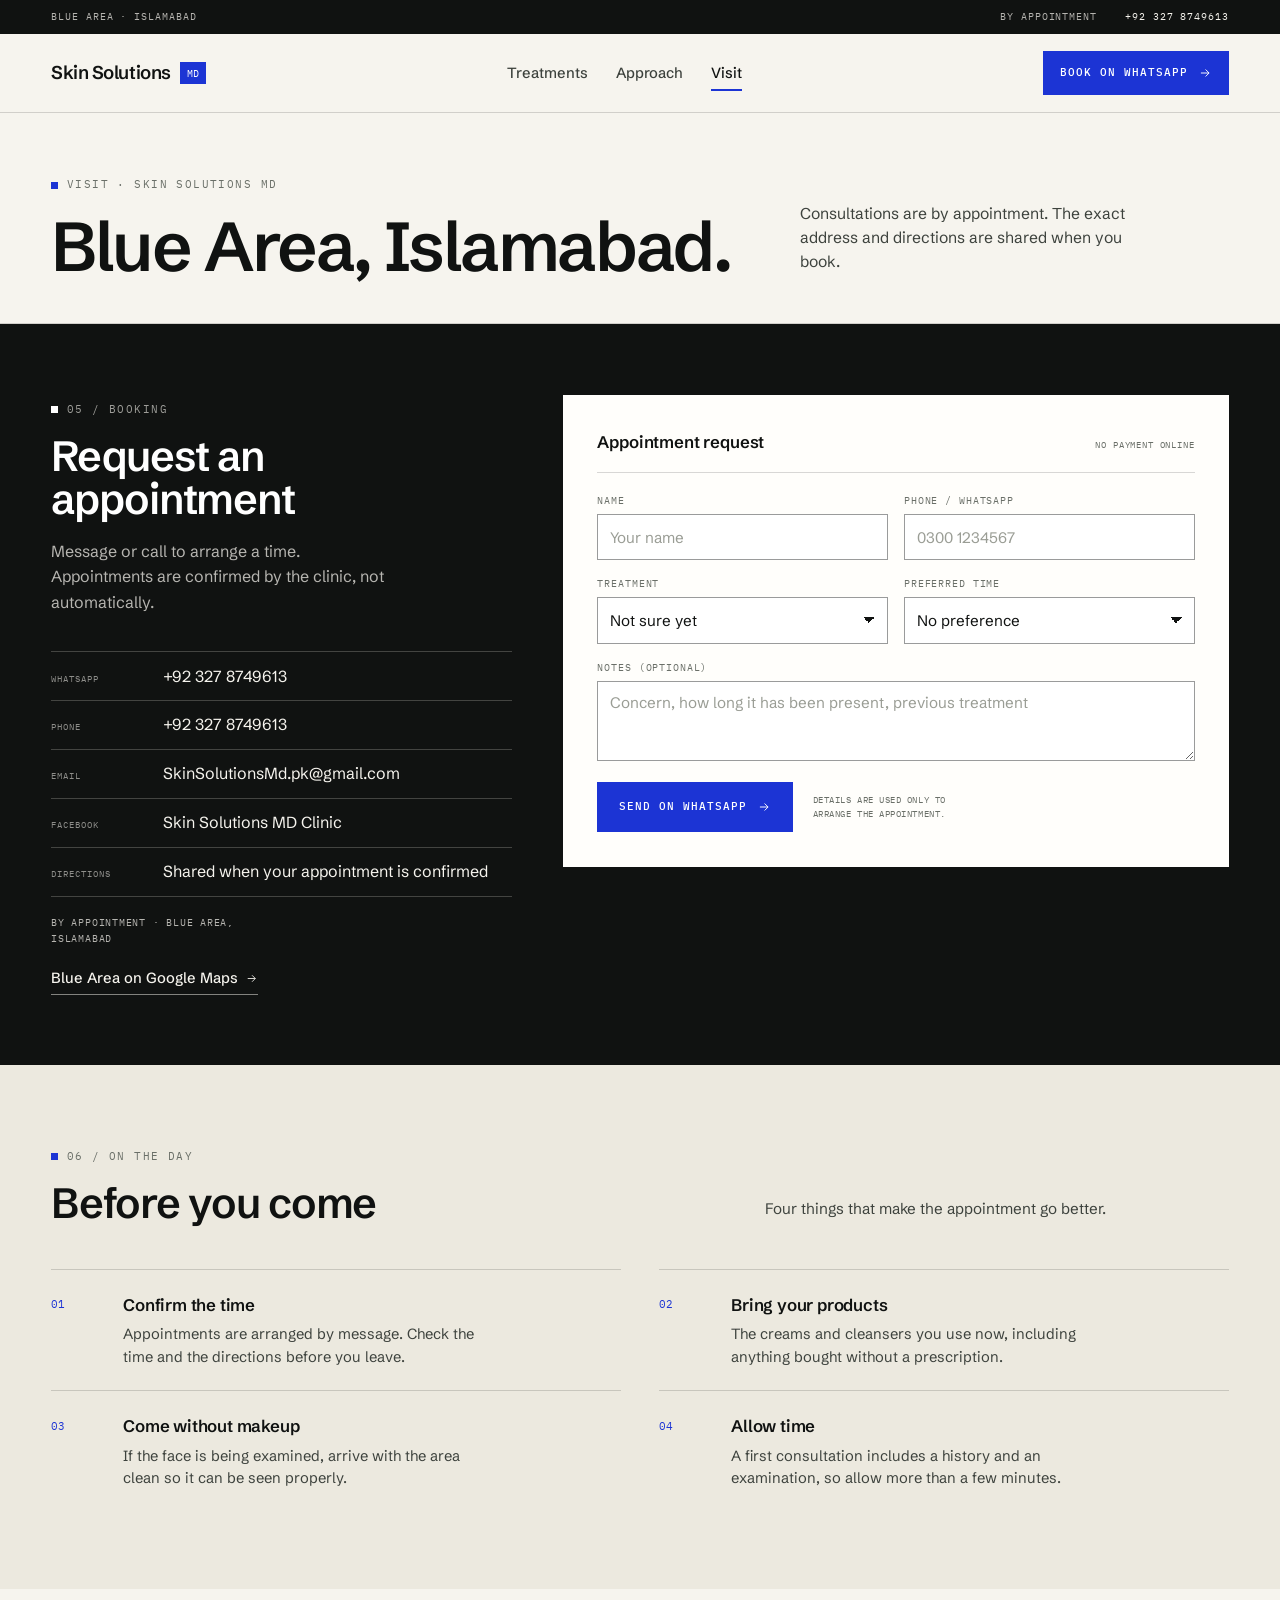
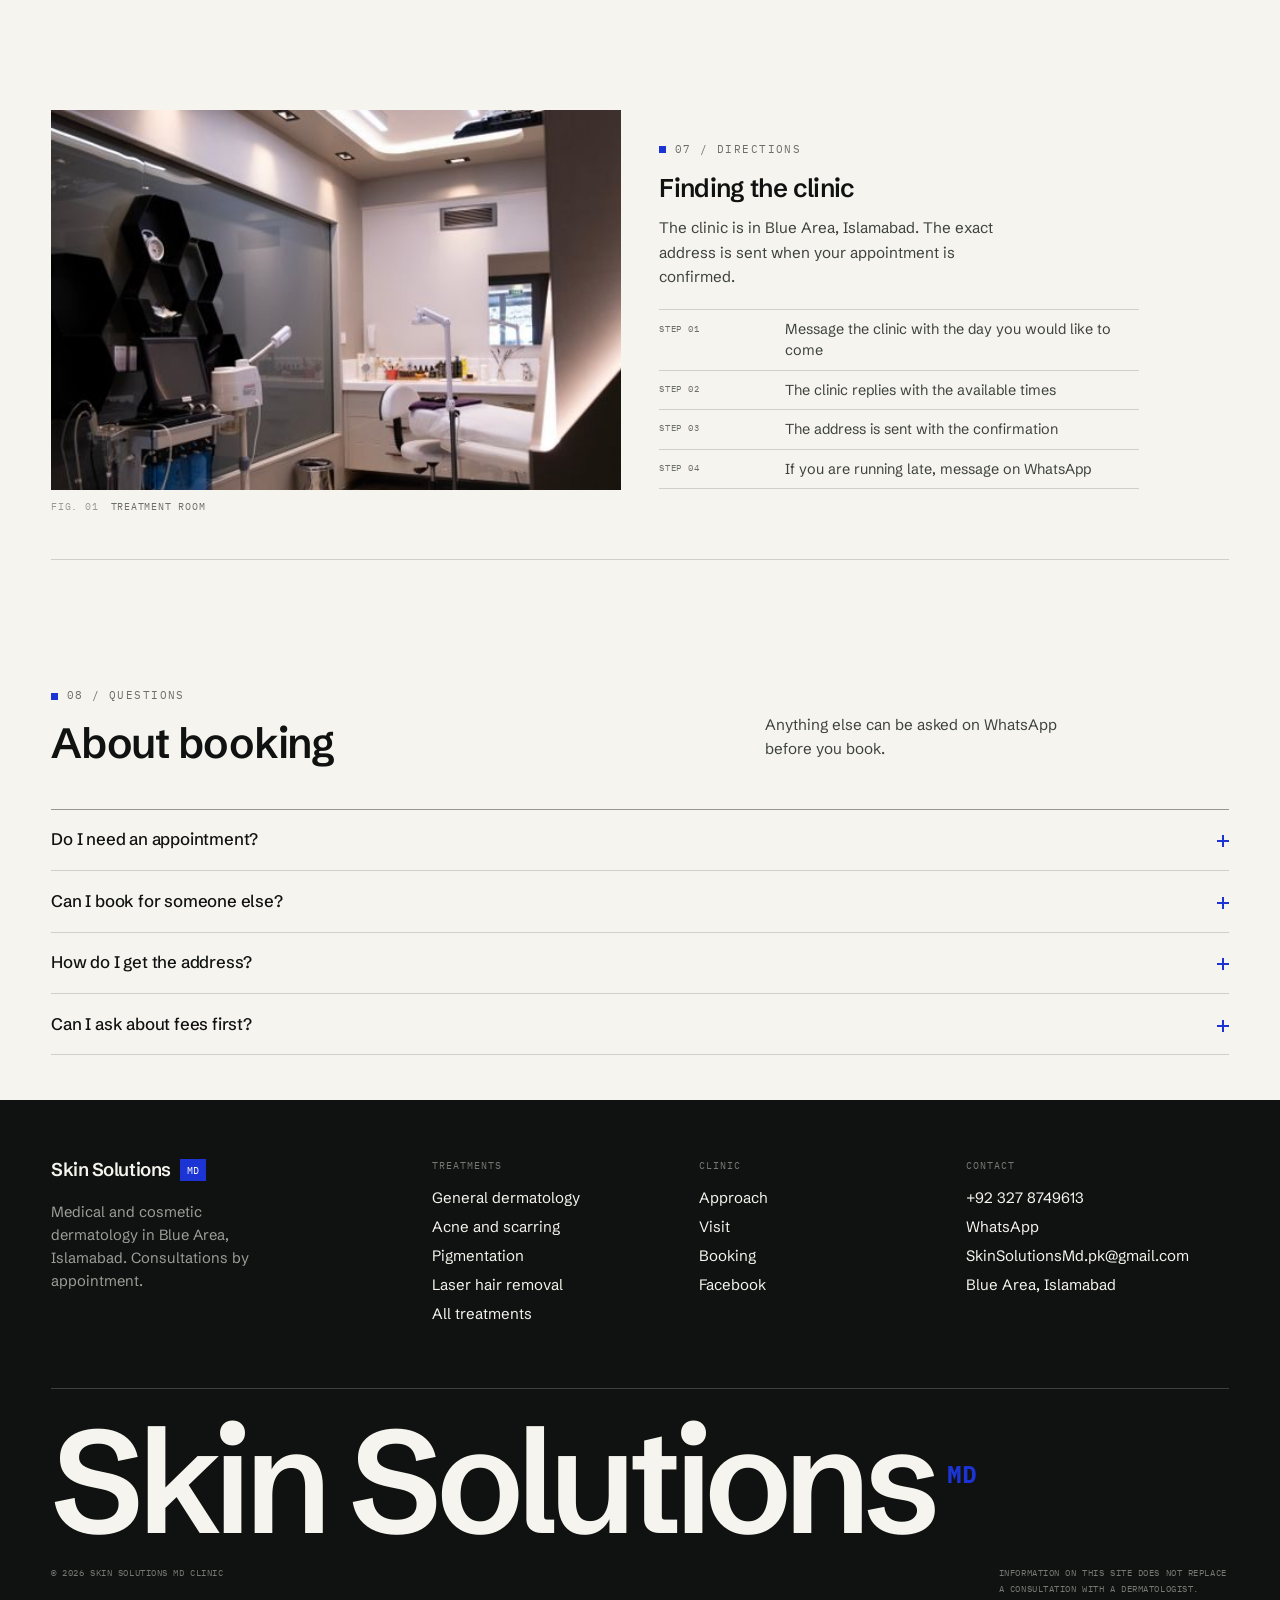
<file: visit.html>
<!doctype html>
<html lang="en">
<head>
<meta charset="utf-8">
<meta name="viewport" content="width=device-width, initial-scale=1">
<title>Visit — Skin Solutions MD Clinic, Blue Area, Islamabad</title>
<meta name="description" content="Visit Skin Solutions MD Clinic in Blue Area, Islamabad. Phone and WhatsApp +92 327 8749613, email SkinSolutionsMd.pk@gmail.com. Consultations by appointment.">
<meta name="theme-color" content="#f6f4ee">
<link rel="icon" href="assets/favicon.svg" type="image/svg+xml">
<meta property="og:type" content="website">
<meta property="og:title" content="Visit — Skin Solutions MD Clinic">
<meta property="og:description" content="Blue Area, Islamabad. Consultations by appointment. WhatsApp +92 327 8749613.">
<meta property="og:image" content="assets/img/room.jpg">
<meta property="og:locale" content="en_PK">
<link rel="preload" href="assets/fonts/schibsted-grotesk-latin-wght-normal.woff2" as="font" type="font/woff2" crossorigin>
<link rel="stylesheet" href="assets/css/styles.css?v=5">
<script src="assets/js/main.js?v=5" defer></script>
</head>
<body>
<a class="skip-link" href="#main">Skip to content</a>

<div class="topbar">
  <div class="wrap">
    <span>Blue Area · Islamabad</span>
    <span class="topbar__right">
      <span>By appointment</span>
      <a href="tel:+923278749613">+92 327 8749613</a>
    </span>
  </div>
</div>

<header class="site-head">
  <div class="wrap">
    <a class="brand" href="index.html" aria-label="Skin Solutions MD Clinic, home">
      <span class="brand__name">Skin Solutions</span>
      <span class="brand__badge">MD</span>
    </a>
    <nav class="nav" aria-label="Primary">
      <ul class="nav__list">
        <li><a class="nav__link" href="treatments.html">Treatments</a></li>
        <li><a class="nav__link" href="approach.html">Approach</a></li>
        <li><a class="nav__link" href="visit.html" aria-current="page">Visit</a></li>
      </ul>
    </nav>
    <div class="head-actions">
      <a class="btn" href="https://wa.me/923278749613?text=Assalam%20o%20Alaikum%2C%20I%27d%20like%20to%20book%20an%20appointment%20at%20Skin%20Solutions%20MD%20Clinic." target="_blank" rel="noopener">
        Book on WhatsApp
        <svg viewBox="0 0 24 24" fill="none" stroke="currentColor" stroke-width="1.6" aria-hidden="true"><path d="M5 12h14M13 6l6 6-6 6"/></svg>
      </a>
      <button class="menu-btn" type="button" aria-expanded="false" aria-controls="drawer" aria-label="Open menu"><i></i></button>
    </div>
  </div>
</header>

<div class="drawer" id="drawer" aria-hidden="true">
  <nav aria-label="Mobile">
    <ul class="drawer__list">
      <li><a href="index.html"><span>Home</span><span class="mono">01</span></a></li>
      <li><a href="treatments.html"><span>Treatments</span><span class="mono">02</span></a></li>
      <li><a href="approach.html"><span>Approach</span><span class="mono">03</span></a></li>
      <li><a href="visit.html"><span>Visit</span><span class="mono">04</span></a></li>
    </ul>
  </nav>
  <div class="drawer__foot">
    <a class="btn" href="https://wa.me/923278749613?text=Assalam%20o%20Alaikum%2C%20I%27d%20like%20to%20book%20an%20appointment%20at%20Skin%20Solutions%20MD%20Clinic." target="_blank" rel="noopener">Book on WhatsApp</a>
    <a href="tel:+923278749613">+92 327 8749613</a>
    <a href="mailto:SkinSolutionsMd.pk@gmail.com">SkinSolutionsMd.pk@gmail.com</a>
    <span class="mono">Blue Area · Islamabad</span>
  </div>
</div>

<main id="main">

  <section class="page-head">
    <div class="wrap page-head__grid">
      <div>
        <span class="kicker">Visit · Skin Solutions MD</span>
        <h1>Blue Area, Islamabad.</h1>
      </div>
      <p class="page-head__aside">Consultations are by appointment. The exact address and directions are shared when you book.</p>
    </div>
  </section>

  <section class="book" id="book">
    <div class="wrap book__grid">
      <div class="book__side">
        <span class="kicker kicker--light">05 / Booking</span>
        <h2>Request an appointment</h2>
        <p>Message or call to arrange a time. Appointments are confirmed by the clinic, not automatically.</p>
        <ul class="book__contacts">
          <li><span class="lab">WhatsApp</span><span class="val"><a href="https://wa.me/923278749613" target="_blank" rel="noopener">+92 327 8749613</a></span></li>
          <li><span class="lab">Phone</span><span class="val"><a href="tel:+923278749613">+92 327 8749613</a></span></li>
          <li><span class="lab">Email</span><span class="val"><a href="mailto:SkinSolutionsMd.pk@gmail.com">SkinSolutionsMd.pk@gmail.com</a></span></li>
          <li><span class="lab">Facebook</span><span class="val"><a href="https://www.facebook.com/p/Skin-Solutions-MD-Clinic-61559044864273/" target="_blank" rel="noopener">Skin Solutions MD Clinic</a></span></li>
          <li><span class="lab">Directions</span><span class="val">Shared when your appointment is confirmed</span></li>
        </ul>
        <p class="book__note">By appointment · Blue Area, Islamabad</p>
        <p style="margin-top:1.1rem"><a class="tlink tlink--light" href="https://www.google.com/maps/search/?api=1&amp;query=Blue+Area+Islamabad" target="_blank" rel="noopener">Blue Area on Google Maps
          <svg viewBox="0 0 24 24" fill="none" stroke="currentColor" stroke-width="1.6" aria-hidden="true"><path d="M5 12h14M13 6l6 6-6 6"/></svg>
        </a></p>
      </div>

      <form class="form" data-booking-form action="https://wa.me/923278749613" method="get" target="_blank">
        <div class="form__title"><strong>Appointment request</strong><span>No payment online</span></div>
        <div class="field">
          <label for="name">Name</label>
          <input id="name" name="name" type="text" autocomplete="name" placeholder="Your name" required>
        </div>
        <div class="field">
          <label for="phone">Phone / WhatsApp</label>
          <input id="phone" name="phone" type="tel" inputmode="tel" autocomplete="tel" placeholder="0300 1234567" required>
        </div>
        <div class="field">
          <label for="treatment">Treatment</label>
          <select id="treatment" name="treatment">
            <option value="">Not sure yet</option>
            <option>General dermatology</option>
            <option>Acne and scarring</option>
            <option>Pigmentation</option>
            <option>Laser hair removal</option>
            <option>Anti-ageing</option>
            <option>Cosmetic dermatology</option>
            <option>Consultation or second opinion</option>
          </select>
        </div>
        <div class="field">
          <label for="time">Preferred time</label>
          <select id="time" name="time">
            <option>No preference</option>
            <option>Morning</option>
            <option>Afternoon</option>
            <option>Evening</option>
          </select>
        </div>
        <div class="field field--full">
          <label for="notes">Notes (optional)</label>
          <textarea id="notes" name="notes" rows="2" placeholder="Concern, how long it has been present, previous treatment"></textarea>
        </div>
        <div class="form__foot">
          <button class="btn" type="submit">Send on WhatsApp
            <svg viewBox="0 0 24 24" fill="none" stroke="currentColor" stroke-width="1.6" aria-hidden="true"><path d="M5 12h14M13 6l6 6-6 6"/></svg>
          </button>
          <p class="form__note">Details are used only to arrange the appointment.</p>
        </div>
        <p class="form__feedback" data-form-feedback role="status" aria-live="polite"></p>
        <noscript><p class="form__feedback is-error" style="display:block">JavaScript is switched off. The form will open WhatsApp without your details. You can also call <a href="tel:+923278749613">+92 327 8749613</a>.</p></noscript>
      </form>
    </div>
  </section>

  <section class="section section--deep">
    <div class="wrap">
      <div class="section-head">
        <div>
          <span class="kicker">06 / On the day</span>
          <h2>Before you come</h2>
        </div>
        <p class="section-head__aside">Four things that make the appointment go better.</p>
      </div>
      <ul class="checklist">
        <li>
          <span class="n">01</span>
          <div>
            <strong>Confirm the time</strong>
            <p>Appointments are arranged by message. Check the time and the directions before you leave.</p>
          </div>
        </li>
        <li>
          <span class="n">02</span>
          <div>
            <strong>Bring your products</strong>
            <p>The creams and cleansers you use now, including anything bought without a prescription.</p>
          </div>
        </li>
        <li>
          <span class="n">03</span>
          <div>
            <strong>Come without makeup</strong>
            <p>If the face is being examined, arrive with the area clean so it can be seen properly.</p>
          </div>
        </li>
        <li>
          <span class="n">04</span>
          <div>
            <strong>Allow time</strong>
            <p>A first consultation includes a history and an examination, so allow more than a few minutes.</p>
          </div>
        </li>
      </ul>
    </div>
  </section>

  <section class="section">
    <div class="wrap">
      <div class="figure-band">
        <figure>
          <img src="assets/img/room.jpg" width="500" height="750" loading="lazy" decoding="async" alt="A clinic treatment room with a treatment bed, trolley and laser equipment">
          <figcaption class="figcap"><span>Fig. 01</span><span>Treatment room</span></figcaption>
        </figure>
        <div>
          <span class="kicker">07 / Directions</span>
          <h3>Finding the clinic</h3>
          <p>The clinic is in Blue Area, Islamabad. The exact address is sent when your appointment is confirmed.</p>
          <ul>
            <li><span>Step 01</span> Message the clinic with the day you would like to come</li>
            <li><span>Step 02</span> The clinic replies with the available times</li>
            <li><span>Step 03</span> The address is sent with the confirmation</li>
            <li><span>Step 04</span> If you are running late, message on WhatsApp</li>
          </ul>
        </div>
      </div>
    </div>
  </section>

  <section class="section section--tight">
    <div class="wrap">
      <div class="section-head">
        <div>
          <span class="kicker">08 / Questions</span>
          <h2>About booking</h2>
        </div>
        <p class="section-head__aside">Anything else can be asked on WhatsApp before you book.</p>
      </div>
      <div class="faq">
        <details>
          <summary>Do I need an appointment?<span class="faq__sign" aria-hidden="true"></span></summary>
          <div class="faq__body">
            <p>Yes. The clinic works by appointment. Message or call <a href="tel:+923278749613">+92 327 8749613</a> to arrange a time.</p>
          </div>
        </details>
        <details>
          <summary>Can I book for someone else?<span class="faq__sign" aria-hidden="true"></span></summary>
          <div class="faq__body">
            <p>Yes. Send the patient's name, age and the concern when you message, and say who will be bringing them.</p>
          </div>
        </details>
        <details>
          <summary>How do I get the address?<span class="faq__sign" aria-hidden="true"></span></summary>
          <div class="faq__body">
            <p>The address and directions are sent when the appointment is confirmed. Blue Area is a large district, so the building matters.</p>
          </div>
        </details>
        <details>
          <summary>Can I ask about fees first?<span class="faq__sign" aria-hidden="true"></span></summary>
          <div class="faq__body">
            <p>Yes. Ask on WhatsApp before booking and the clinic will tell you what applies to the appointment you need.</p>
          </div>
        </details>
      </div>
    </div>
  </section>

</main>

<footer class="footer">
  <div class="wrap">
    <div class="footer__grid">
      <div class="footer__brand">
        <a class="brand" href="index.html">
          <span class="brand__name">Skin Solutions</span>
          <span class="brand__badge">MD</span>
        </a>
        <p class="footer__line">Medical and cosmetic dermatology in Blue Area, Islamabad. Consultations by appointment.</p>
      </div>
      <div>
        <p class="footer__label">Treatments</p>
        <div class="footer__list">
          <a href="treatments.html#general">General dermatology</a>
          <a href="treatments.html#acne">Acne and scarring</a>
          <a href="treatments.html#pigmentation">Pigmentation</a>
          <a href="treatments.html#laser">Laser hair removal</a>
          <a href="treatments.html">All treatments</a>
        </div>
      </div>
      <div>
        <p class="footer__label">Clinic</p>
        <div class="footer__list">
          <a href="approach.html">Approach</a>
          <a href="visit.html">Visit</a>
          <a href="visit.html#book">Booking</a>
          <a href="https://www.facebook.com/p/Skin-Solutions-MD-Clinic-61559044864273/" target="_blank" rel="noopener">Facebook</a>
        </div>
      </div>
      <div>
        <p class="footer__label">Contact</p>
        <div class="footer__list">
          <a href="tel:+923278749613">+92 327 8749613</a>
          <a href="https://wa.me/923278749613" target="_blank" rel="noopener">WhatsApp</a>
          <a href="mailto:SkinSolutionsMd.pk@gmail.com">SkinSolutionsMd.pk@gmail.com</a>
          <span>Blue Area, Islamabad</span>
        </div>
      </div>
    </div>

    <p class="footer__mark">Skin Solutions<sup>MD</sup></p>

    <div class="footer__bottom">
      <p>© <span data-year>2026</span> Skin Solutions MD Clinic</p>
      <p>Information on this site does not replace a consultation with a dermatologist.</p>
    </div>
  </div>
</footer>

<div class="mobile-bar">
  <a href="tel:+923278749613">Call clinic</a>
  <a href="https://wa.me/923278749613?text=Assalam%20o%20Alaikum%2C%20I%27d%20like%20to%20book%20an%20appointment%20at%20Skin%20Solutions%20MD%20Clinic." target="_blank" rel="noopener">WhatsApp</a>
</div>
</body>
</html>
</file>
<file: assets/css/styles.css>
/* ==========================================================================
   Skin Solutions MD Clinic — Blue Area, Islamabad
   Editorial clinical system: oversized type, cobalt fields, dense data.
   ========================================================================== */

/* ---------- 0. Typefaces (SIL OFL) -------------------------------------- */
@font-face {
  font-family: "Schibsted Grotesk";
  font-style: normal;
  font-weight: 400 900;
  font-display: swap;
  src: url("../fonts/schibsted-grotesk-latin-wght-normal.woff2") format("woff2");
}
@font-face {
  font-family: "IBM Plex Mono";
  font-style: normal;
  font-weight: 400;
  font-display: swap;
  src: url("../fonts/ibm-plex-mono-latin-400-normal.woff2") format("woff2");
}
@font-face {
  font-family: "IBM Plex Mono";
  font-style: normal;
  font-weight: 500;
  font-display: swap;
  src: url("../fonts/ibm-plex-mono-latin-500-normal.woff2") format("woff2");
}

/* ---------- 1. Tokens --------------------------------------------------- */
:root {
  --paper: #f6f4ee;
  --paper-deep: #ece9df;
  --surface: #fffefb;
  --ink: #101211;
  --ink-2: #3d423d;
  --ink-3: #6a6f68;
  --line: rgba(16, 18, 17, 0.16);
  --line-strong: rgba(16, 18, 17, 0.42);
  --cobalt: #1c34d4;
  --cobalt-deep: #1324a0;

  --sans: "Schibsted Grotesk", "Helvetica Neue", Helvetica, Arial, sans-serif;
  --mono: "IBM Plex Mono", ui-monospace, "SFMono-Regular", Menlo, monospace;

  --wrap: 1280px;
  --gutter: clamp(1.25rem, 4vw, 3.5rem);
  --gap: clamp(1rem, 1.7vw, 1.5rem);
  --head-h: 78px;
}

/* ---------- 2. Reset ---------------------------------------------------- */
*, *::before, *::after { box-sizing: border-box; }

html {
  -webkit-text-size-adjust: 100%;
  scroll-behavior: smooth;
  background: var(--paper);
  color-scheme: light;
}

body {
  margin: 0;
  background: var(--paper);
  color: var(--ink);
  font-family: var(--sans);
  font-size: 1rem;
  line-height: 1.6;
  font-weight: 400;
  -webkit-font-smoothing: antialiased;
  -moz-osx-font-smoothing: grayscale;
  overflow-x: hidden;
}

h1, h2, h3, h4, p, figure, blockquote, dl, dd, fieldset { margin: 0; }
fieldset { border: 0; padding: 0; }
ul, ol { margin: 0; padding: 0; list-style: none; }
img, svg { display: block; max-width: 100%; }
img { height: auto; background: var(--paper-deep); }
a { color: inherit; }
button { font: inherit; color: inherit; }
::selection { background: var(--cobalt); color: #fff; }

:focus-visible {
  outline: 2px solid var(--cobalt);
  outline-offset: 3px;
}

[id] { scroll-margin-top: calc(var(--head-h) + 1.5rem); }

/* ---------- 3. Type ----------------------------------------------------- */
h1, h2, h3 { font-weight: 600; }
h1 {
  font-size: clamp(2.55rem, 5.4vw, 4.9rem);
  line-height: 0.95;
  letter-spacing: -0.035em;
}
h2 {
  font-size: clamp(1.9rem, 3.3vw, 2.95rem);
  line-height: 1.02;
  letter-spacing: -0.03em;
}
h3 {
  font-size: 1.12rem;
  line-height: 1.3;
  letter-spacing: -0.012em;
}

p { max-width: 62ch; }

.lead {
  font-size: clamp(1.02rem, 1.35vw, 1.16rem);
  line-height: 1.55;
  color: var(--ink-2);
  max-width: 46ch;
}

.kicker {
  display: inline-flex;
  align-items: center;
  gap: 0.55rem;
  font-family: var(--mono);
  font-size: 0.68rem;
  font-weight: 400;
  letter-spacing: 0.13em;
  text-transform: uppercase;
  color: var(--ink-3);
  line-height: 1.4;
}
.kicker::before {
  content: "";
  width: 7px;
  height: 7px;
  background: var(--cobalt);
  flex: none;
}
.kicker--light { color: rgba(246, 244, 238, 0.62); }
.kicker--light::before { background: #fff; }

.mono {
  font-family: var(--mono);
  font-size: 0.68rem;
  letter-spacing: 0.09em;
  text-transform: uppercase;
  line-height: 1.5;
}

/* ---------- 4. Layout --------------------------------------------------- */
.wrap {
  width: 100%;
  max-width: var(--wrap);
  margin-inline: auto;
  padding-inline: var(--gutter);
}

.section { padding-block: clamp(3rem, 6vw, 5.5rem); }
.section--tight { padding-block: clamp(2rem, 3.5vw, 3rem); }
.section--deep { background: var(--paper-deep); }

.section-head {
  display: grid;
  grid-template-columns: minmax(0, 1.4fr) minmax(0, 1fr);
  gap: var(--gap) clamp(2rem, 5vw, 5rem);
  align-items: end;
  margin-bottom: clamp(1.75rem, 3.5vw, 2.75rem);
}
.section-head h2 { margin-top: 0.9rem; max-width: 16ch; }
.section-head__aside {
  font-size: 0.95rem;
  line-height: 1.55;
  color: var(--ink-2);
  max-width: 38ch;
  padding-bottom: 0.25rem;
}

.skip-link {
  position: absolute;
  left: 1rem;
  top: -4rem;
  z-index: 120;
  background: var(--cobalt);
  color: #fff;
  padding: 0.7rem 1rem;
  font-family: var(--mono);
  font-size: 0.68rem;
  letter-spacing: 0.1em;
  text-transform: uppercase;
  text-decoration: none;
}
.skip-link:focus { top: 1rem; }

/* ---------- 5. Controls ------------------------------------------------- */
.btn {
  display: inline-flex;
  align-items: center;
  justify-content: center;
  gap: 0.6rem;
  padding: 0.95rem 1.3rem;
  border: 1px solid var(--cobalt);
  border-radius: 0;
  background: var(--cobalt);
  color: #fff;
  font-family: var(--mono);
  font-size: 0.7rem;
  font-weight: 500;
  letter-spacing: 0.09em;
  text-transform: uppercase;
  text-decoration: none;
  cursor: pointer;
  transition: background-color 0.18s ease, color 0.18s ease, border-color 0.18s ease;
}
.btn svg { width: 14px; height: 14px; flex: none; }
.btn:hover { background: var(--ink); border-color: var(--ink); }


.btn--ghost { background: transparent; color: var(--ink); border-color: var(--line-strong); }
.btn--ghost:hover { background: var(--ink); border-color: var(--ink); color: var(--paper); }


.tlink {
  display: inline-flex;
  align-items: center;
  gap: 0.45rem;
  font-size: 0.92rem;
  font-weight: 500;
  text-decoration: none;
  border-bottom: 1px solid var(--line-strong);
  padding-bottom: 0.2rem;
  transition: color 0.18s ease, border-color 0.18s ease;
}
.tlink svg { width: 13px; height: 13px; }
.tlink:hover { color: var(--cobalt); border-color: var(--cobalt); }

.tlink--light { color: var(--paper); border-color: rgba(246, 244, 238, 0.5); }
.tlink--light:hover { color: #fff; border-color: #fff; }

/* ---------- 6. Top bar, header, drawer ---------------------------------- */
.topbar {
  background: var(--ink);
  color: rgba(246, 244, 238, 0.72);
  font-family: var(--mono);
  font-size: 0.64rem;
  letter-spacing: 0.09em;
  text-transform: uppercase;
}
.topbar .wrap {
  display: flex;
  align-items: center;
  justify-content: space-between;
  gap: 1.5rem;
  padding-block: 0.55rem;
}
.topbar__right { display: flex; align-items: center; gap: 1.75rem; }
.topbar a { color: #f6f4ee; text-decoration: none; }
.topbar a:hover { text-decoration: underline; text-underline-offset: 3px; }

.site-head {
  position: sticky;
  top: 0;
  z-index: 80;
  background: var(--paper);
  border-bottom: 1px solid var(--line);
}
.site-head .wrap {
  display: flex;
  align-items: center;
  justify-content: space-between;
  gap: 1.5rem;
  min-height: var(--head-h);
}

.brand {
  display: inline-flex;
  align-items: center;
  gap: 0.6rem;
  text-decoration: none;
  color: var(--ink);
  flex: none;
}
.brand__name {
  font-size: 1.16rem;
  font-weight: 600;
  letter-spacing: -0.025em;
  line-height: 1;
}
.brand__badge {
  display: inline-flex;
  align-items: center;
  justify-content: center;
  width: 26px;
  height: 22px;
  background: var(--cobalt);
  color: #fff;
  font-family: var(--mono);
  font-size: 0.62rem;
  letter-spacing: 0.04em;
  line-height: 1;
  padding-top: 1px;
}

.nav__list { display: flex; align-items: center; gap: clamp(1.1rem, 2.2vw, 2.1rem); }
.nav__link {
  position: relative;
  font-size: 0.92rem;
  font-weight: 500;
  letter-spacing: -0.005em;
  text-decoration: none;
  color: var(--ink-2);
  padding-block: 0.4rem;
  transition: color 0.16s ease;
}
.nav__link::after {
  content: "";
  position: absolute;
  left: 0;
  right: 0;
  bottom: -2px;
  height: 2px;
  background: var(--cobalt);
  transform: scaleX(0);
  transform-origin: left;
  transition: transform 0.2s ease;
}
.nav__link:hover { color: var(--ink); }
.nav__link:hover::after,
.nav__link[aria-current="page"]::after { transform: scaleX(1); }
.nav__link[aria-current="page"] { color: var(--ink); }

.head-actions { display: flex; align-items: center; gap: 0.75rem; flex: none; }
.head-actions .btn { padding: 0.75rem 1rem; }

.menu-btn {
  display: none;
  width: 46px;
  height: 40px;
  padding: 0;
  border: 1px solid var(--line-strong);
  background: transparent;
  cursor: pointer;
  align-items: center;
  justify-content: center;
}
.menu-btn i {
  display: block;
  width: 18px;
  height: 2px;
  background: var(--ink);
  position: relative;
  transition: background-color 0.2s ease;
}
.menu-btn i::before,
.menu-btn i::after {
  content: "";
  position: absolute;
  left: 0;
  width: 18px;
  height: 2px;
  background: var(--ink);
  transition: transform 0.2s ease, top 0.2s ease;
}
.menu-btn i::before { top: -6px; }
.menu-btn i::after { top: 6px; }
.menu-btn[aria-expanded="true"] i { background: transparent; }
.menu-btn[aria-expanded="true"] i::before { top: 0; transform: rotate(45deg); }
.menu-btn[aria-expanded="true"] i::after { top: 0; transform: rotate(-45deg); }

.drawer {
  position: fixed;
  inset: var(--head-h) 0 0 0;
  z-index: 70;
  background: var(--paper);
  padding: 1.75rem var(--gutter) 2.5rem;
  display: flex;
  flex-direction: column;
  justify-content: space-between;
  gap: 2rem;
  overflow-y: auto;
  visibility: hidden;
  opacity: 0;
  transform: translateY(-6px);
  transition: opacity 0.2s ease, transform 0.2s ease, visibility 0s linear 0.2s;
}
.drawer.is-open {
  visibility: visible;
  opacity: 1;
  transform: none;
  transition: opacity 0.2s ease, transform 0.2s ease, visibility 0s;
}
.drawer__list { border-top: 1px solid var(--line); }
.drawer__list a {
  display: flex;
  align-items: baseline;
  justify-content: space-between;
  gap: 1rem;
  padding-block: 0.95rem;
  border-bottom: 1px solid var(--line);
  text-decoration: none;
  font-size: 1.65rem;
  font-weight: 600;
  letter-spacing: -0.025em;
}
.drawer__list .mono { color: var(--ink-3); font-size: 0.62rem; }
.drawer__foot { display: grid; gap: 0.5rem; justify-items: start; }
.drawer__foot a { font-size: 1rem; text-decoration: none; border-bottom: 1px solid transparent; }
.drawer__foot a:hover { border-color: currentColor; }
.drawer__foot .btn { width: 100%; margin-bottom: 0.65rem; }
body.no-scroll { overflow: hidden; }

/* ---------- 7. Hero ----------------------------------------------------- */
.hero { padding-block: clamp(1.75rem, 3.5vw, 3rem) clamp(1.5rem, 3vw, 2.5rem); }
.hero__grid {
  display: grid;
  grid-template-columns: repeat(12, minmax(0, 1fr));
  gap: clamp(1.5rem, 3vw, 2.5rem) var(--gap);
}
.hero__main { grid-column: 1 / span 7; display: flex; flex-direction: column; }
.hero h1 { margin-top: clamp(1.1rem, 2.2vw, 1.8rem); max-width: 15ch; }
.hero .lead { margin-top: clamp(1rem, 2vw, 1.5rem); }
.hero__actions {
  display: flex;
  flex-wrap: wrap;
  align-items: center;
  gap: 0.85rem 1.35rem;
  margin-top: clamp(1.4rem, 2.6vw, 2rem);
}

.hero__figure {
  grid-column: 8 / span 5;
  grid-row: 1 / span 2;
  align-self: start;
  margin: 0;
  position: relative;
}
.hero__figure img {
  filter: brightness(1.05) saturate(1.04);
  width: 100%;
  aspect-ratio: 4 / 5;
  object-fit: cover;
}
.hero__figure .figcap {
  position: absolute;
  left: 0;
  bottom: 0;
  background: var(--cobalt);
  color: #fff;
  display: inline-flex;
  gap: 0.75rem;
  align-items: baseline;
  padding: 0.5rem 0.75rem;
  font-family: var(--mono);
  font-size: 0.6rem;
  letter-spacing: 0.08em;
  text-transform: uppercase;
}
.figcap span:first-child { opacity: 0.66; }

.hero__facts {
  grid-column: 1 / span 7;
  display: grid;
  grid-template-columns: repeat(3, minmax(0, 1fr));
  gap: var(--gap);
  border-top: 1px solid var(--line);
  padding-top: 1rem;
  margin-top: auto;
}
.fact__label {
  display: block;
  font-family: var(--mono);
  font-size: 0.6rem;
  letter-spacing: 0.1em;
  text-transform: uppercase;
  color: var(--ink-3);
  margin-bottom: 0.3rem;
}
.fact__value { font-size: 0.95rem; font-weight: 500; line-height: 1.35; }

/* ---------- 8. Cobalt band ---------------------------------------------- */
.band {
  background: var(--cobalt);
  color: #fff;
  padding-block: clamp(1.5rem, 3vw, 2.25rem);
}
.band .wrap {
  display: flex;
  align-items: center;
  justify-content: space-between;
  gap: 1.5rem 3rem;
  flex-wrap: wrap;
}
.band p {
  font-size: clamp(1.2rem, 2.45vw, 2rem);
  font-weight: 500;
  letter-spacing: -0.02em;
  line-height: 1.2;
  max-width: 26ch;
}
.band__call { display: flex; align-items: center; gap: 1rem; flex-wrap: wrap; }
.band__num {
  font-family: var(--mono);
  font-size: clamp(1rem, 1.6vw, 1.25rem);
  letter-spacing: 0.02em;
  text-decoration: none;
  border-bottom: 1px solid rgba(255, 255, 255, 0.45);
  padding-bottom: 0.15rem;
}
.band__num:hover { border-color: #fff; }

/* ---------- 9. Treatment index ------------------------------------------ */
.index { border-top: 1px solid var(--line-strong); }
.index__row {
  display: grid;
  grid-template-columns: 4.5rem minmax(0, 1.05fr) minmax(0, 1.25fr) 2.5rem;
  gap: var(--gap);
  align-items: center;
  padding-block: clamp(0.9rem, 1.6vw, 1.25rem);
  border-bottom: 1px solid var(--line);
  text-decoration: none;
  color: inherit;
  transition: background-color 0.16s ease, padding-left 0.16s ease;
}
.index__row:hover { background: var(--surface); padding-left: 0.9rem; padding-right: 0.6rem; }
.index__num {
  font-family: var(--mono);
  font-size: 0.75rem;
  letter-spacing: 0.05em;
  color: var(--cobalt);
}
.index__name {
  font-size: clamp(1.15rem, 1.9vw, 1.5rem);
  font-weight: 600;
  letter-spacing: -0.022em;
  line-height: 1.2;
}
.index__desc {
  font-size: 0.9rem;
  line-height: 1.5;
  color: var(--ink-2);
}
.index__go {
  justify-self: end;
  color: var(--ink-3);
  transition: transform 0.18s ease, color 0.18s ease;
}
.index__go svg { width: 20px; height: 20px; }
.index__row:hover .index__go { transform: translateX(4px); color: var(--cobalt); }
.index__row:hover .index__name { color: var(--cobalt); }

/* ---------- 10. Mosaic tiles -------------------------------------------- */
.mosaic {
  display: grid;
  grid-template-columns: repeat(4, minmax(0, 1fr));
  gap: var(--gap);
}
.tile {
  background: var(--surface);
  border: 1px solid var(--line);
  padding: clamp(1.1rem, 1.8vw, 1.6rem);
  min-height: clamp(15rem, 22vw, 19rem);
  display: flex;
  flex-direction: column;
  justify-content: space-between;
  gap: 2rem;
}
.tile__top { display: flex; align-items: baseline; justify-content: space-between; gap: 1rem; }
.tile__num {
  font-size: clamp(2rem, 3.4vw, 2.75rem);
  font-weight: 500;
  letter-spacing: -0.05em;
  line-height: 1;
  color: var(--cobalt);
}
.tile__tag { font-family: var(--mono); font-size: 0.58rem; letter-spacing: 0.1em; text-transform: uppercase; color: var(--ink-3); }
.tile h3 { margin-bottom: 0.45rem; }
.tile p { font-size: 0.9rem; line-height: 1.5; color: var(--ink-2); }
.tile--photo { padding: 0; border: 0; position: relative; overflow: hidden; }
.tile--photo img {
  width: 100%;
  height: 100%;
  min-height: clamp(15rem, 22vw, 19rem);
  object-fit: cover;
  transition: transform 0.5s ease;
}
.tile--photo:hover img { transform: scale(1.03); }
.tile--photo .figcap {
  position: absolute;
  left: 0;
  bottom: 0;
  background: var(--paper);
  color: var(--ink);
  padding: 0.5rem 0.7rem;
  font-family: var(--mono);
  font-size: 0.58rem;
  letter-spacing: 0.08em;
  text-transform: uppercase;
}

/* ---------- 11. Booking (ink) + form ------------------------------------ */
.book { background: var(--ink); color: var(--paper); padding-block: clamp(3rem, 5.5vw, 5rem); }
.book h2 { color: #fff; margin-top: 0.9rem; max-width: 14ch; }
.book__grid {
  display: grid;
  grid-template-columns: minmax(0, 4.5fr) minmax(0, 6.5fr);
  gap: clamp(2rem, 4vw, 4rem);
  align-items: start;
}
.book__side > p { margin-top: 1.1rem; color: rgba(246, 244, 238, 0.72); max-width: 34ch; }

.book__contacts { margin-top: clamp(1.5rem, 3vw, 2.25rem); border-top: 1px solid rgba(246, 244, 238, 0.22); }
.book__contacts li {
  display: grid;
  grid-template-columns: 6rem minmax(0, 1fr);
  gap: 1rem;
  align-items: baseline;
  padding-block: 0.7rem;
  border-bottom: 1px solid rgba(246, 244, 238, 0.22);
}
.book__contacts .lab {
  font-family: var(--mono);
  font-size: 0.58rem;
  letter-spacing: 0.1em;
  text-transform: uppercase;
  color: rgba(246, 244, 238, 0.55);
}
.book__contacts .val { font-size: 1rem; }
.book__contacts a { text-decoration: none; border-bottom: 1px solid transparent; }
.book__contacts a:hover { border-color: currentColor; }
.book__note {
  margin-top: 1.25rem;
  font-family: var(--mono);
  font-size: 0.6rem;
  letter-spacing: 0.08em;
  text-transform: uppercase;
  color: rgba(246, 244, 238, 0.55);
  max-width: 34ch;
  line-height: 1.7;
}

.form {
  background: var(--surface);
  color: var(--ink);
  padding: clamp(1.25rem, 2.6vw, 2.25rem);
  display: grid;
  grid-template-columns: repeat(2, minmax(0, 1fr));
  gap: 1rem;
  border: 1px solid rgba(255, 255, 255, 0.14);
}
.form__title {
  grid-column: 1 / -1;
  display: flex;
  align-items: baseline;
  justify-content: space-between;
  gap: 1rem;
  padding-bottom: 1rem;
  border-bottom: 1px solid var(--line);
  margin-bottom: 0.25rem;
}
.form__title strong { font-size: 1.05rem; font-weight: 600; letter-spacing: -0.01em; }
.form__title span { font-family: var(--mono); font-size: 0.58rem; letter-spacing: 0.09em; text-transform: uppercase; color: var(--ink-3); }

.field { display: flex; flex-direction: column; gap: 0.35rem; }
.field--full { grid-column: 1 / -1; }
.field label {
  font-family: var(--mono);
  font-size: 0.6rem;
  letter-spacing: 0.09em;
  text-transform: uppercase;
  color: var(--ink-3);
}
.field input,
.field select,
.field textarea {
  width: 100%;
  min-height: 2.9rem;
  padding: 0.7rem 0.75rem;
  border: 1px solid var(--line-strong);
  border-radius: 0;
  background: #fff;
  color: var(--ink);
  font-family: var(--sans);
  font-size: 0.95rem;
  transition: border-color 0.16s ease, box-shadow 0.16s ease;
}
.field textarea { min-height: 5rem; resize: vertical; }
.field select { appearance: none; cursor: pointer; background-image: linear-gradient(45deg, transparent 50%, var(--ink) 50%), linear-gradient(135deg, var(--ink) 50%, transparent 50%); background-position: calc(100% - 18px) 50%, calc(100% - 12px) 50%; background-size: 6px 6px, 6px 6px; background-repeat: no-repeat; padding-right: 2.2rem; }
.field input:focus,
.field select:focus,
.field textarea:focus {
  outline: none;
  border-color: var(--cobalt);
  box-shadow: 0 0 0 1px var(--cobalt);
}
.field input::placeholder,
.field textarea::placeholder { color: #9a9d95; }

.form__foot {
  grid-column: 1 / -1;
  display: flex;
  align-items: center;
  flex-wrap: wrap;
  gap: 0.85rem 1.25rem;
  margin-top: 0.35rem;
}
.form__note {
  font-family: var(--mono);
  font-size: 0.56rem;
  letter-spacing: 0.06em;
  line-height: 1.65;
  text-transform: uppercase;
  color: var(--ink-3);
  max-width: 28ch;
}
.form__feedback { grid-column: 1 / -1; font-size: 0.9rem; color: var(--ink-2); }
.form__feedback:empty { display: none; }
.form__feedback.is-error { color: #b3261e; }
.form__feedback a { color: var(--cobalt); }

/* ---------- 12. FAQ ----------------------------------------------------- */
.faq { border-top: 1px solid var(--line-strong); }
.faq details { border-bottom: 1px solid var(--line); }
.faq summary {
  display: flex;
  align-items: baseline;
  justify-content: space-between;
  gap: 2rem;
  padding-block: 1.05rem;
  cursor: pointer;
  list-style: none;
  font-size: 1.05rem;
  font-weight: 500;
  letter-spacing: -0.012em;
  transition: color 0.16s ease;
}
.faq summary::-webkit-details-marker { display: none; }
.faq summary:hover { color: var(--cobalt); }
.faq__sign { position: relative; flex: none; width: 12px; height: 12px; top: 2px; color: var(--cobalt); }
.faq__sign::before,
.faq__sign::after { content: ""; position: absolute; background: currentColor; transition: transform 0.18s ease; }
.faq__sign::before { left: 0; right: 0; top: 5px; height: 2px; }
.faq__sign::after { top: 0; bottom: 0; left: 5px; width: 2px; }
.faq details[open] .faq__sign::after { transform: scaleY(0); }
.faq details[open] summary { color: var(--cobalt); }
.faq__body {
  max-width: 66ch;
  padding-bottom: 1.25rem;
  font-size: 0.98rem;
  line-height: 1.6;
  color: var(--ink-2);
}
.faq__body p + p { margin-top: 0.7rem; }
.faq__body a { color: var(--cobalt); text-underline-offset: 3px; }

/* ---------- 13. Page head ----------------------------------------------- */
.page-head {
  padding-block: clamp(2.25rem, 4.5vw, 4rem) clamp(1.75rem, 3.5vw, 2.75rem);
  border-bottom: 1px solid var(--line);
}
.page-head__grid {
  display: grid;
  grid-template-columns: minmax(0, 1.6fr) minmax(0, 1fr);
  gap: 1.5rem clamp(2rem, 5vw, 5rem);
  align-items: end;
}
.page-head h1 { margin-top: 1.1rem; max-width: 16ch; }
.page-head__aside { max-width: 34ch; font-size: 0.98rem; line-height: 1.55; color: var(--ink-2); padding-bottom: 0.3rem; }

/* ---------- 14. Treatment detail ---------------------------------------- */
.jump {
  display: flex;
  flex-wrap: wrap;
  gap: 0.5rem 1.5rem;
  padding-block: 0.9rem;
  border-bottom: 1px solid var(--line);
}
.jump a {
  font-family: var(--mono);
  font-size: 0.64rem;
  letter-spacing: 0.07em;
  text-transform: uppercase;
  text-decoration: none;
  color: var(--ink-2);
  display: inline-flex;
  gap: 0.4rem;
  transition: color 0.16s ease;
}
.jump a span { color: var(--cobalt); }
.jump a:hover { color: var(--cobalt); }

.tdetail {
  display: grid;
  grid-template-columns: 5rem minmax(0, 1.15fr) minmax(0, 1fr);
  gap: clamp(1rem, 2vw, 2rem) clamp(1.5rem, 3vw, 3rem);
  padding-block: clamp(2rem, 3.5vw, 3rem);
  border-bottom: 1px solid var(--line);
}
.tdetail:first-of-type { border-top: 1px solid var(--line-strong); }
.tdetail__num {
  font-size: clamp(1.6rem, 2.6vw, 2.3rem);
  font-weight: 500;
  line-height: 1;
  letter-spacing: -0.05em;
  color: var(--cobalt);
}
.tdetail h2 { font-size: clamp(1.5rem, 2.5vw, 2.15rem); letter-spacing: -0.03em; max-width: 16ch; }
.tdetail__lead { margin-top: 0.85rem; font-size: 0.98rem; line-height: 1.6; color: var(--ink-2); max-width: 44ch; }
.tdetail__label {
  display: block;
  margin-bottom: 0.6rem;
  font-family: var(--mono);
  font-size: 0.6rem;
  letter-spacing: 0.09em;
  text-transform: uppercase;
  color: var(--ink-3);
}
.tdetail ul { display: grid; grid-template-columns: repeat(2, minmax(0, 1fr)); gap: 0.25rem 1.25rem; }
.tdetail li { position: relative; padding-left: 0.9rem; font-size: 0.9rem; line-height: 1.5; color: var(--ink-2); }
.tdetail li::before { content: ""; position: absolute; left: 0; top: 0.62em; width: 5px; height: 1px; background: var(--cobalt); }
.tdetail__note {
  margin-top: 1rem;
  font-size: 0.9rem;
  line-height: 1.55;
  color: var(--ink-3);
  max-width: 46ch;
  border-left: 2px solid var(--cobalt);
  padding-left: 0.8rem;
}

.figure-band {
  display: grid;
  grid-template-columns: minmax(0, 1fr) minmax(0, 1fr);
  gap: clamp(1.5rem, 3vw, 3rem);
  align-items: center;
  padding-block: clamp(2rem, 3.5vw, 3rem);
  border-bottom: 1px solid var(--line);
}
.figure-band img { width: 100%; aspect-ratio: 3 / 2; object-fit: cover; }
.figure-band .figcap {
  display: flex;
  gap: 0.75rem;
  margin-top: 0.55rem;
  font-family: var(--mono);
  font-size: 0.6rem;
  letter-spacing: 0.08em;
  text-transform: uppercase;
  color: var(--ink-3);
}
.figure-band h3 { margin-top: 0.7rem; font-size: clamp(1.3rem, 2vw, 1.7rem); letter-spacing: -0.025em; max-width: 18ch; }
.figure-band p { margin-top: 0.7rem; font-size: 0.95rem; line-height: 1.6; color: var(--ink-2); max-width: 40ch; }
.figure-band ul { margin-top: 1.25rem; border-top: 1px solid var(--line); max-width: 30rem; }
.figure-band li {
  display: grid;
  grid-template-columns: 7rem minmax(0, 1fr);
  gap: 0.85rem;
  padding-block: 0.55rem;
  border-bottom: 1px solid var(--line);
  font-size: 0.9rem;
  color: var(--ink-2);
  line-height: 1.45;
}
.figure-band li span {
  font-family: var(--mono);
  font-size: 0.58rem;
  letter-spacing: 0.08em;
  text-transform: uppercase;
  color: var(--ink-3);
  padding-top: 0.15rem;
}

/* ---------- 15. Steps, checklist, panel --------------------------------- */
.steps { display: grid; grid-template-columns: repeat(2, minmax(0, 1fr)); gap: 0 clamp(1.5rem, 3vw, 3rem); }
.steps li {
  display: grid;
  grid-template-columns: 3.5rem minmax(0, 1fr);
  gap: 1rem;
  padding-block: 1.35rem;
  border-top: 1px solid var(--line);
}
.steps .n {
  font-family: var(--mono);
  font-size: 0.7rem;
  letter-spacing: 0.06em;
  color: var(--cobalt);
  padding-top: 0.3rem;
}
.steps h3 { font-size: 1.1rem; }
.steps p { margin-top: 0.35rem; font-size: 0.94rem; line-height: 1.55; color: var(--ink-2); max-width: 40ch; }

.checklist { display: grid; grid-template-columns: repeat(2, minmax(0, 1fr)); gap: 0 clamp(1.5rem, 3vw, 3rem); }
.checklist li {
  display: grid;
  grid-template-columns: 3.5rem minmax(0, 1fr);
  gap: 1rem;
  padding-block: 1.35rem;
  border-top: 1px solid var(--line);
}
.checklist .n { font-family: var(--mono); font-size: 0.7rem; color: var(--cobalt); padding-top: 0.3rem; }
.checklist strong { display: block; font-size: 1.05rem; font-weight: 600; letter-spacing: -0.012em; }
.checklist p { margin-top: 0.3rem; font-size: 0.92rem; line-height: 1.55; color: var(--ink-2); max-width: 40ch; }

.panel {
  background: var(--cobalt);
  color: #fff;
  padding: clamp(1.75rem, 3.5vw, 3rem);
  display: flex;
  align-items: center;
  justify-content: space-between;
  gap: 1.75rem 3rem;
  flex-wrap: wrap;
}
.panel h2 { color: #fff; max-width: 18ch; }
.panel p { margin-top: 0.7rem; font-size: 0.98rem; line-height: 1.55; color: rgba(255, 255, 255, 0.82); max-width: 42ch; }
.panel p a { color: #fff; text-decoration: underline; text-underline-offset: 3px; }
.panel__actions { display: flex; gap: 0.75rem; flex-wrap: wrap; }
.panel .btn { background: #fff; border-color: #fff; color: var(--cobalt); }
.panel .btn:hover { background: var(--ink); border-color: var(--ink); color: #fff; }
.panel .btn--ghost { background: transparent; color: #fff; border-color: rgba(255, 255, 255, 0.55); }
.panel .btn--ghost:hover { background: #fff; color: var(--cobalt); border-color: #fff; }

/* ---------- 16. Footer -------------------------------------------------- */
.footer { background: var(--ink); color: var(--paper); padding-block: clamp(2.5rem, 4.5vw, 4rem) 1.5rem; }
.footer__grid {
  display: grid;
  grid-template-columns: minmax(0, 1.5fr) repeat(2, minmax(0, 1fr)) minmax(0, 1.15fr);
  gap: 2rem clamp(1.5rem, 3vw, 3rem);
  padding-bottom: clamp(2.5rem, 5vw, 4rem);
}
.footer a { color: inherit; text-decoration: none; }
.footer a:hover { color: #fff; text-decoration: underline; text-underline-offset: 3px; }
.footer__brand .brand { color: var(--paper); }
.footer__brand .brand__badge { background: var(--cobalt); }
.footer__line { margin-top: 1.1rem; font-size: 0.92rem; line-height: 1.55; color: rgba(246, 244, 238, 0.62); max-width: 26ch; }
.footer__label {
  font-family: var(--mono);
  font-size: 0.6rem;
  letter-spacing: 0.1em;
  text-transform: uppercase;
  color: rgba(246, 244, 238, 0.45);
  margin-bottom: 0.85rem;
}
.footer__list { display: grid; gap: 0.5rem; font-size: 0.94rem; line-height: 1.4; justify-items: start; overflow-wrap: anywhere; }

.footer__mark {
  display: block;
  max-width: none;
  font-size: clamp(2.9rem, 11.4vw, 10.5rem);
  line-height: 0.82;
  letter-spacing: -0.055em;
  font-weight: 600;
  color: var(--paper);
  border-top: 1px solid rgba(246, 244, 238, 0.2);
  padding-top: clamp(1.25rem, 2.5vw, 2rem);
  white-space: nowrap;
  overflow: hidden;
}
.footer__mark sup {
  font-family: var(--mono);
  font-size: 0.16em;
  letter-spacing: 0.06em;
  vertical-align: super;
  color: var(--cobalt);
  margin-left: 0.6em;
}
.footer__bottom {
  display: flex;
  flex-wrap: wrap;
  justify-content: space-between;
  gap: 0.75rem 2rem;
  margin-top: 1.5rem;
  font-family: var(--mono);
  font-size: 0.58rem;
  letter-spacing: 0.06em;
  text-transform: uppercase;
  color: rgba(246, 244, 238, 0.45);
}
.footer__bottom p { max-width: 46ch; line-height: 1.7; }

/* ---------- 17. Mobile action bar --------------------------------------- */
.mobile-bar {
  position: fixed;
  left: 0;
  right: 0;
  bottom: 0;
  z-index: 60;
  display: none;
  border-top: 1px solid var(--line-strong);
  background: var(--paper);
}
.mobile-bar a {
  flex: 1;
  padding: 0.95rem 1rem;
  text-align: center;
  font-family: var(--mono);
  font-size: 0.66rem;
  letter-spacing: 0.09em;
  text-transform: uppercase;
  text-decoration: none;
  color: var(--ink);
}
.mobile-bar a + a { background: var(--cobalt); color: #fff; }

/* ---------- 18. Responsive ---------------------------------------------- */
@media (max-width: 1180px) {
  .hero__main { grid-column: 1 / span 7; }
  .hero__figure { grid-column: 8 / span 5; }
  .book__grid { grid-template-columns: minmax(0, 1fr) minmax(0, 1.35fr); }
}

@media (max-width: 980px) {
  :root { --head-h: 68px; }

  body { padding-bottom: 3.2rem; }
  .mobile-bar { display: flex; }
  body.no-scroll .mobile-bar { display: none; }
  .drawer { bottom: 0; }

  .nav, .head-actions .btn { display: none; }
  .menu-btn { display: inline-flex; }

  .hero__grid { grid-template-columns: 1fr; }
  .hero__main, .hero__figure, .hero__facts { grid-column: 1 / -1; }
  .hero__figure { order: 2; grid-row: auto; }
  .hero__facts { order: 3; grid-template-columns: repeat(3, minmax(0, 1fr)); margin-top: 0.5rem; }
  .hero__figure img { aspect-ratio: 3 / 2; }
  .hero h1 { max-width: 18ch; }

  .section-head, .page-head__grid { grid-template-columns: 1fr; align-items: start; }
  .section-head h2, .page-head h1 { max-width: 20ch; }
  .section-head__aside, .page-head__aside { max-width: 46ch; }

  .index__row { grid-template-columns: 3rem minmax(0, 1fr) 2rem; grid-template-areas: "num name go" ". desc desc"; row-gap: 0.3rem; }
  .index__num { grid-area: num; }
  .index__name { grid-area: name; }
  .index__desc { grid-area: desc; }
  .index__go { grid-area: go; }

  .mosaic { grid-template-columns: repeat(2, minmax(0, 1fr)); }
  .tile { min-height: 0; }
  .tile--photo img { min-height: 0; aspect-ratio: 4 / 3; }

  .book__grid { grid-template-columns: 1fr; }
  .book__side > p { max-width: 48ch; }

  .tdetail { grid-template-columns: 3.5rem minmax(0, 1fr); }
  .tdetail__lists { grid-column: 2 / -1; }

  .figure-band { grid-template-columns: 1fr; }
  .figure-band img { aspect-ratio: 16 / 9; }

  .footer__grid { grid-template-columns: repeat(2, minmax(0, 1fr)); }
  .footer__brand { grid-column: 1 / -1; }
  .footer__mark { white-space: normal; }
}

@media (max-width: 640px) {
  .topbar__right span:first-child { display: none; }
  .hero { padding-top: 1.5rem; }
  .hero__facts { grid-template-columns: 1fr; gap: 0; border-top: 0; padding-top: 0; }
  .hero__facts .fact { border-top: 1px solid var(--line); padding-block: 0.7rem; }
  .hero__figure img { aspect-ratio: 4 / 3; }
  .band .wrap { align-items: flex-start; }

  .index__row { padding-block: 0.85rem; }
  .index__row:hover { padding-left: 0.4rem; }

  .mosaic { grid-template-columns: 1fr; }

  .form { grid-template-columns: 1fr; padding: 1.1rem; }
  .form__foot { flex-direction: column; align-items: stretch; }
  .form__foot .btn { width: 100%; }

  .steps, .checklist { grid-template-columns: 1fr; }
  .tdetail { grid-template-columns: 2.5rem minmax(0, 1fr); }
  .tdetail__lists { grid-column: 1 / -1; }
  .tdetail ul { grid-template-columns: 1fr; }
  .book__contacts li { grid-template-columns: 5.5rem minmax(0, 1fr); }

  .footer__grid { grid-template-columns: 1fr; }
  .footer__mark { font-size: 15vw; }
  .footer__bottom { flex-direction: column; }
  .panel { padding: 1.25rem; }
  .panel__actions { width: 100%; }
  .panel__actions .btn { flex: 1; }
}

@media (prefers-reduced-motion: reduce) {
  html { scroll-behavior: auto; }
  *, *::before, *::after {
    animation-duration: 0.001ms !important;
    transition-duration: 0.001ms !important;
  }
}

@media print {
  .topbar, .site-head, .drawer, .footer, .panel__actions, .mobile-bar { display: none !important; }
  body { background: #fff; color: #000; padding-bottom: 0; }
  .section, .book { padding-block: 1rem; background: #fff; color: #000; }
}
</file>
